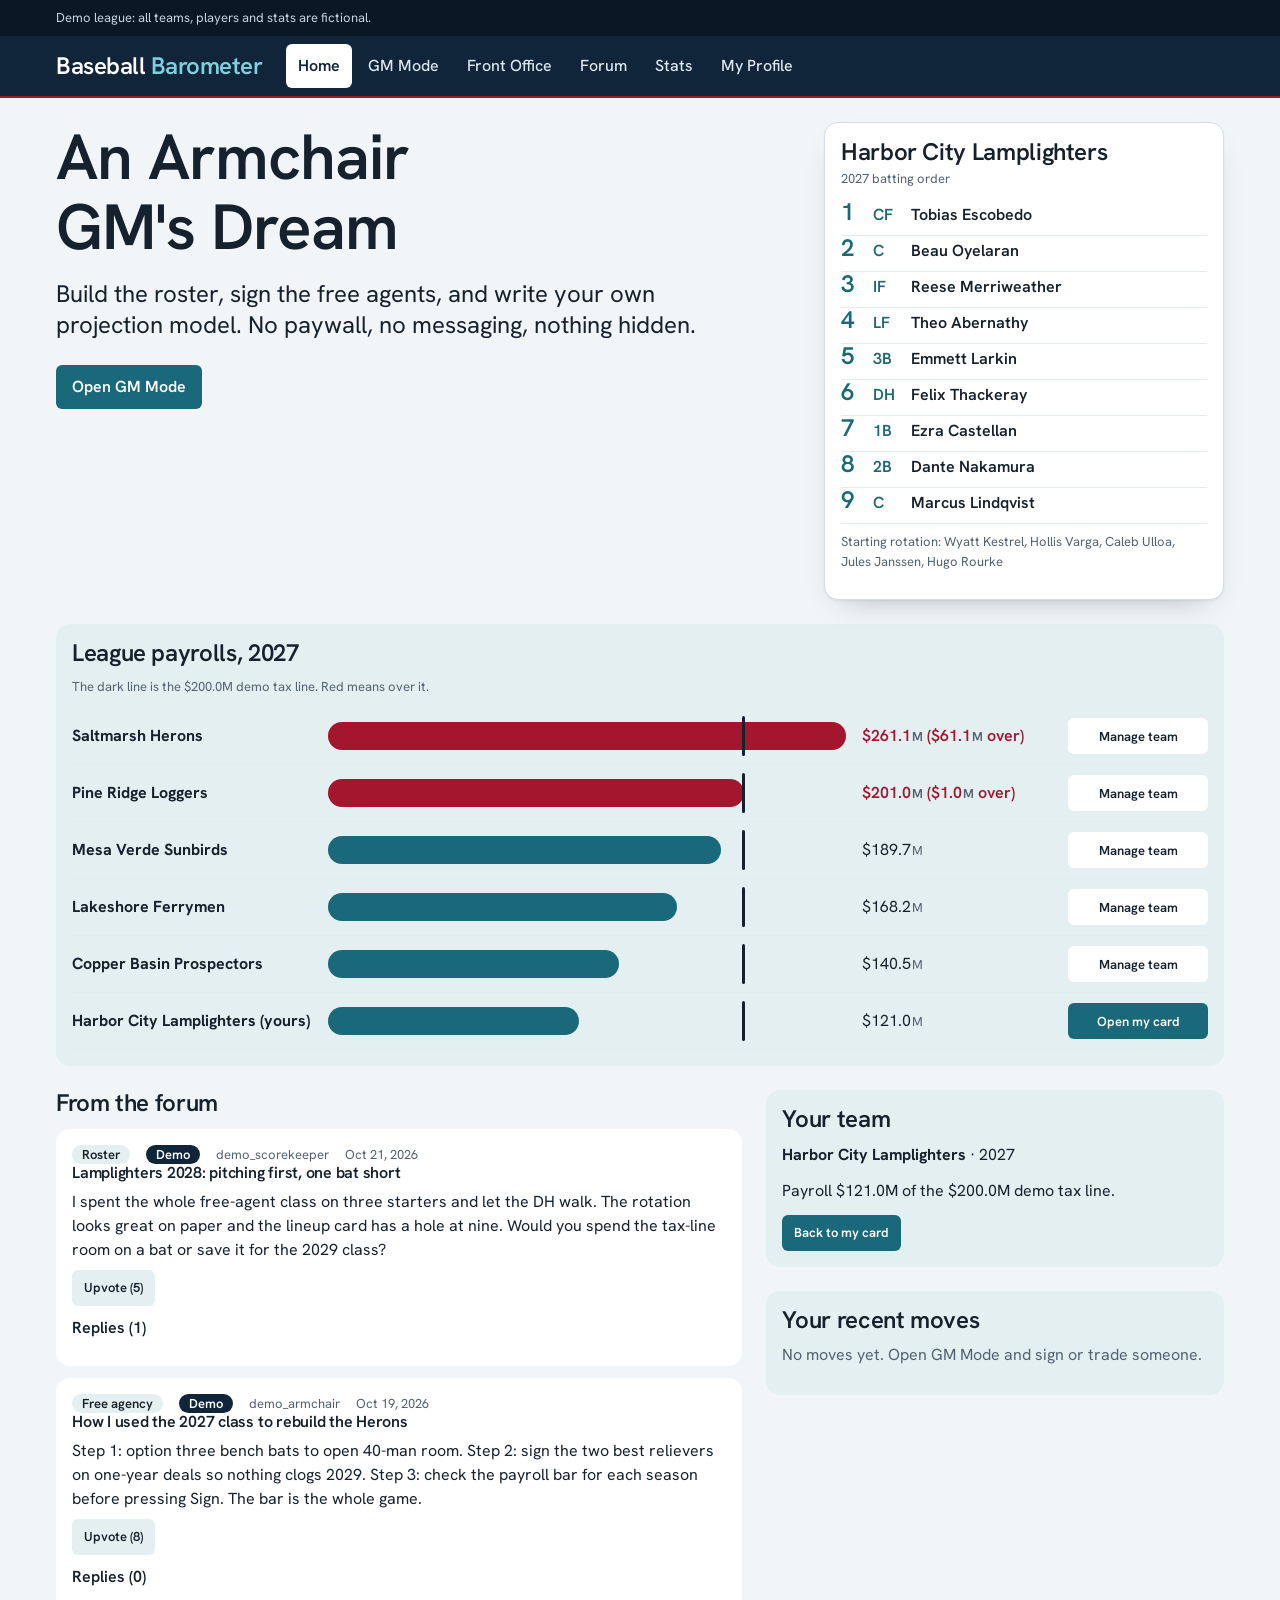
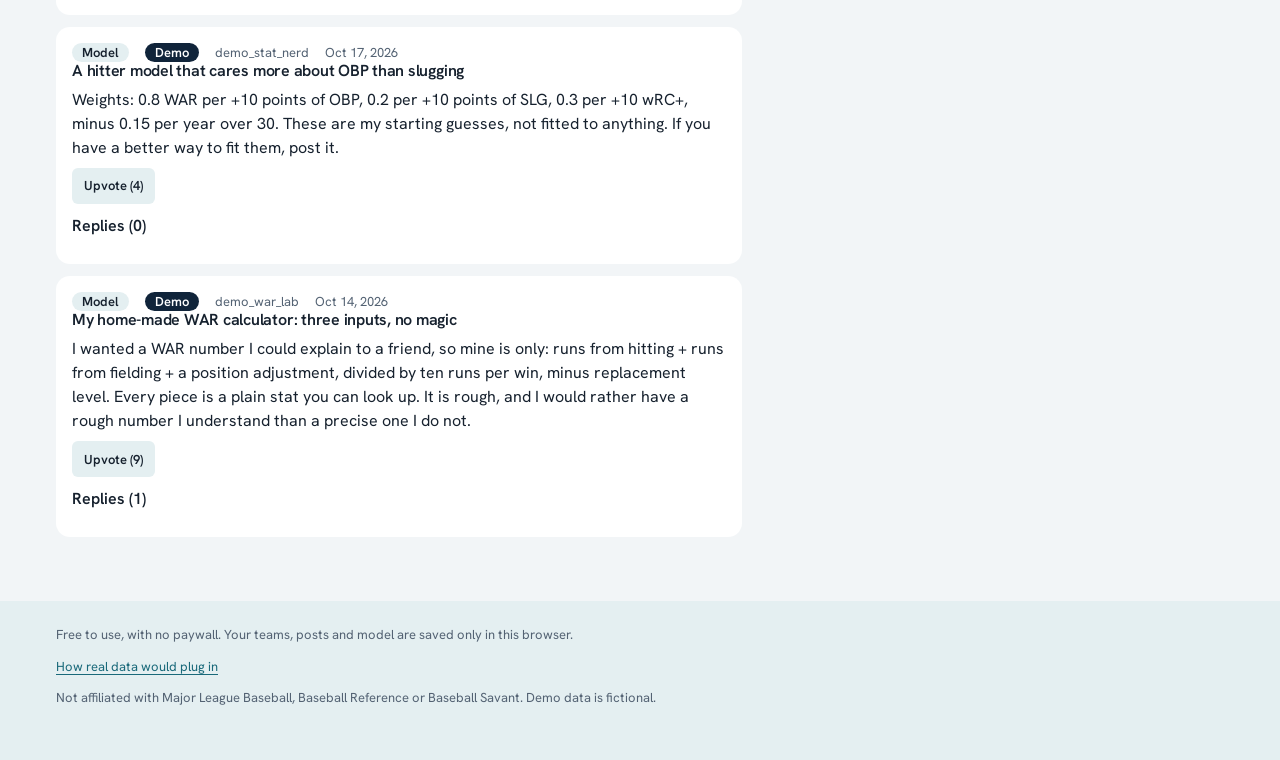
<file: index.html>
<!doctype html>
<html lang="en">
<head>
  <meta charset="utf-8">
  <meta name="viewport" content="width=device-width, initial-scale=1">
  <title>Home · Baseball Barometer</title>
  <meta name="description" content="Build MLB-style rosters, sign free agents and write your own projection model. Free, with no paywall.">
  <meta name="theme-color" content="#10243A">
  <meta property="og:title" content="Home · Baseball Barometer">
  <meta property="og:description" content="Build MLB-style rosters, sign free agents and write your own projection model. Free, with no paywall.">
  <meta property="og:type" content="website">
  <link rel="icon" href="data:image/svg+xml,%3Csvg xmlns='http://www.w3.org/2000/svg' viewBox='0 0 32 32'%3E%3Crect width='32' height='32' fill='%2310243A'/%3E%3Cpath d='M16 5 27 16 16 27 5 16Z' fill='none' stroke='white' stroke-width='3'/%3E%3C/svg%3E">
  <link rel="preconnect" href="https://fonts.googleapis.com">
  <link rel="preconnect" href="https://fonts.gstatic.com" crossorigin>
  <link href="https://fonts.googleapis.com/css2?family=Hanken+Grotesk:wght@400;500;600;700&display=swap" rel="stylesheet">
  <link rel="stylesheet" href="./styles.css">
</head>
<body>
  <header id="site-header"></header>
  <main id="main" data-page="home"><noscript><div class="wrap"><p>This site needs JavaScript to run.</p></div></noscript></main>
  <footer id="site-foot" class="site-foot"></footer>
  <script src="./data.js"></script>
  <script src="./store.js"></script>
  <script src="./app.js"></script>
</body>
</html>
</file>
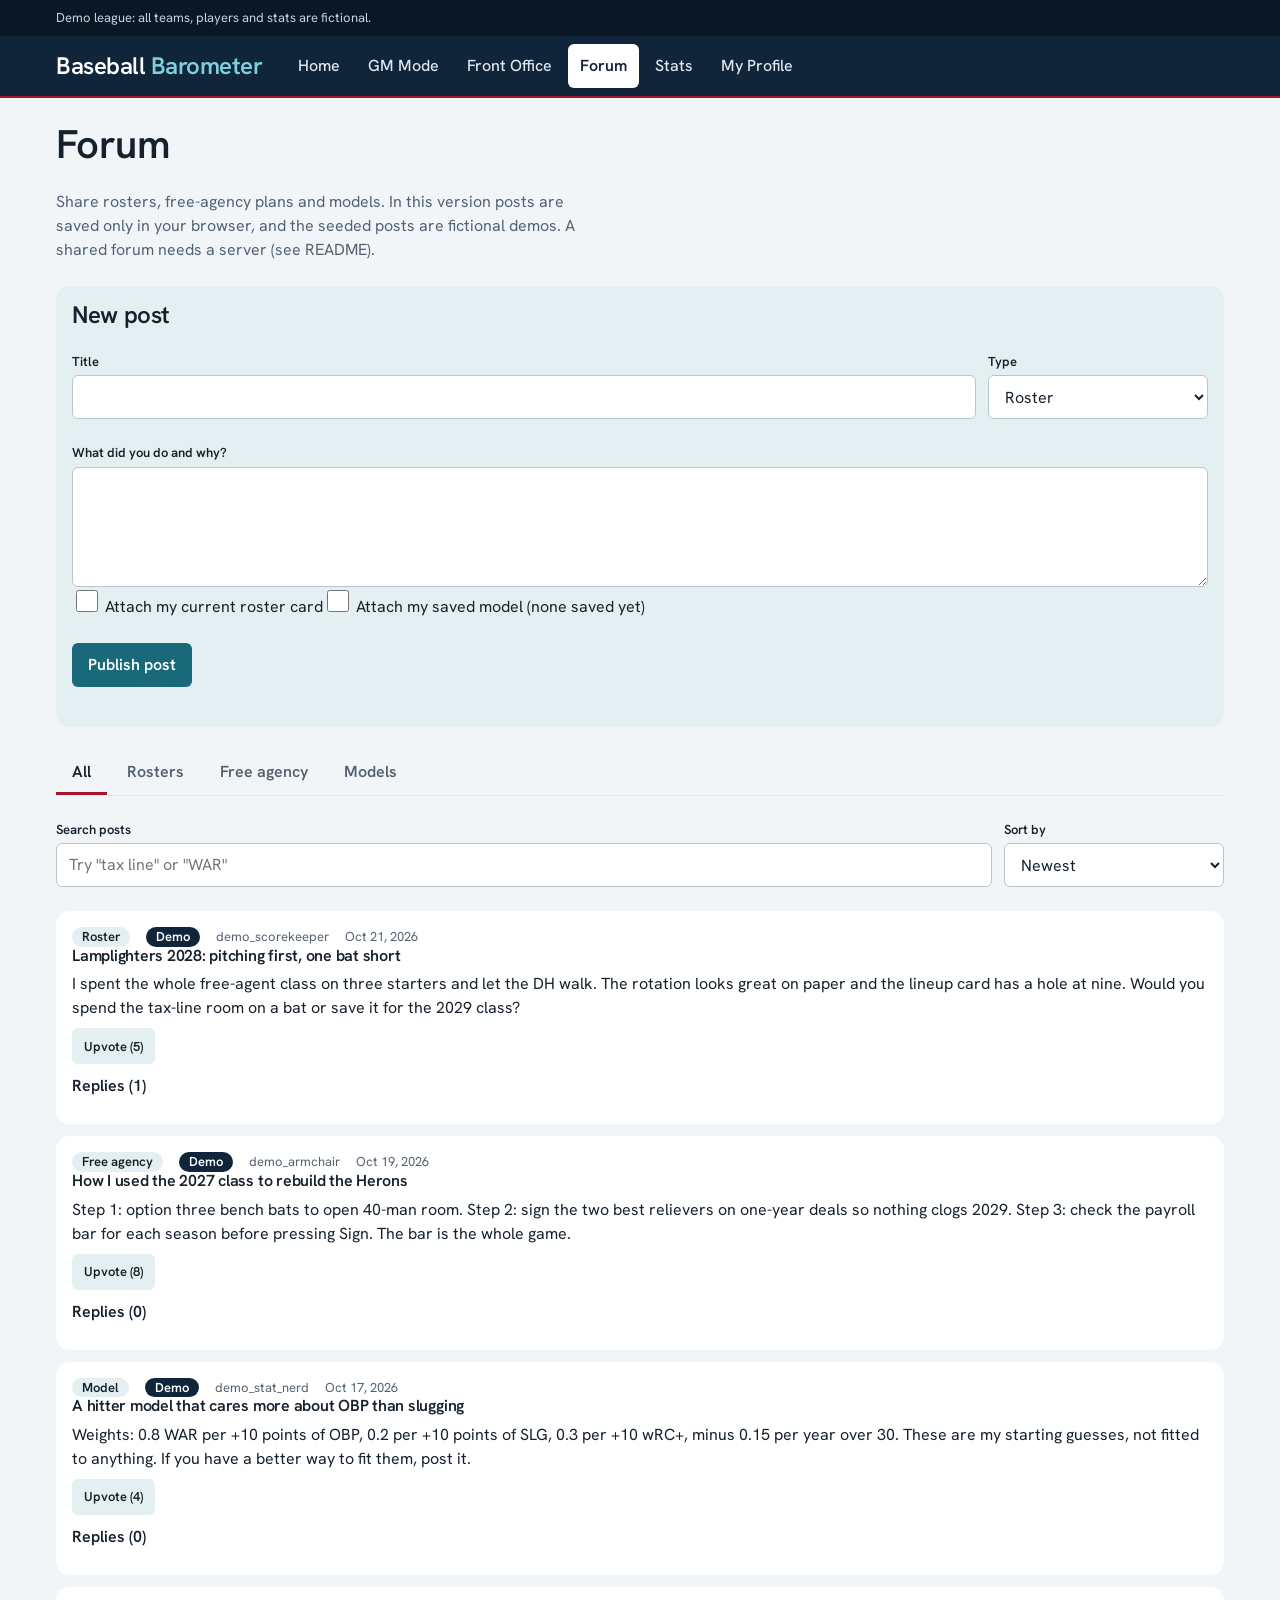
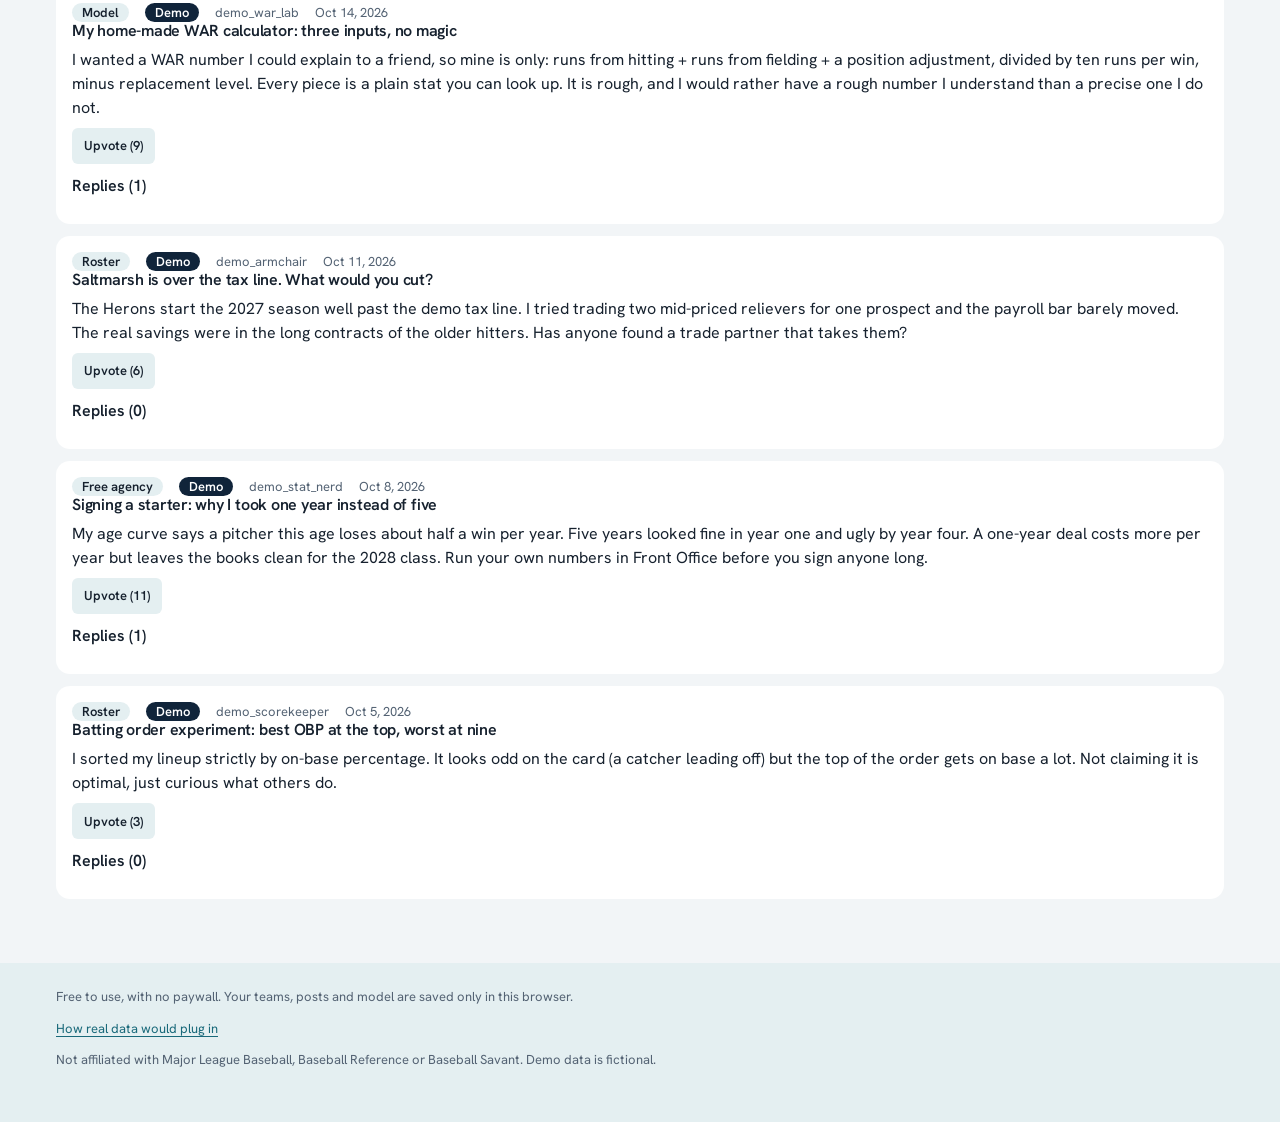
<file: forum.html>
<!doctype html>
<html lang="en">
<head>
  <meta charset="utf-8">
  <meta name="viewport" content="width=device-width, initial-scale=1">
  <title>Forum · Baseball Barometer</title>
  <meta name="description" content="Post rosters, free-agency plans and projection models.">
  <meta name="theme-color" content="#10243A">
  <meta property="og:title" content="Forum · Baseball Barometer">
  <meta property="og:description" content="Post rosters, free-agency plans and projection models.">
  <meta property="og:type" content="website">
  <link rel="icon" href="data:image/svg+xml,%3Csvg xmlns='http://www.w3.org/2000/svg' viewBox='0 0 32 32'%3E%3Crect width='32' height='32' fill='%2310243A'/%3E%3Cpath d='M16 5 27 16 16 27 5 16Z' fill='none' stroke='white' stroke-width='3'/%3E%3C/svg%3E">
  <link rel="preconnect" href="https://fonts.googleapis.com">
  <link rel="preconnect" href="https://fonts.gstatic.com" crossorigin>
  <link href="https://fonts.googleapis.com/css2?family=Hanken+Grotesk:wght@400;500;600;700&display=swap" rel="stylesheet">
  <link rel="stylesheet" href="./styles.css">
</head>
<body>
  <header id="site-header"></header>
  <main id="main" data-page="forum"><noscript><div class="wrap"><p>This site needs JavaScript to run.</p></div></noscript></main>
  <footer id="site-foot" class="site-foot"></footer>
  <script src="./data.js"></script>
  <script src="./store.js"></script>
  <script src="./app.js"></script>
</body>
</html>
</file>
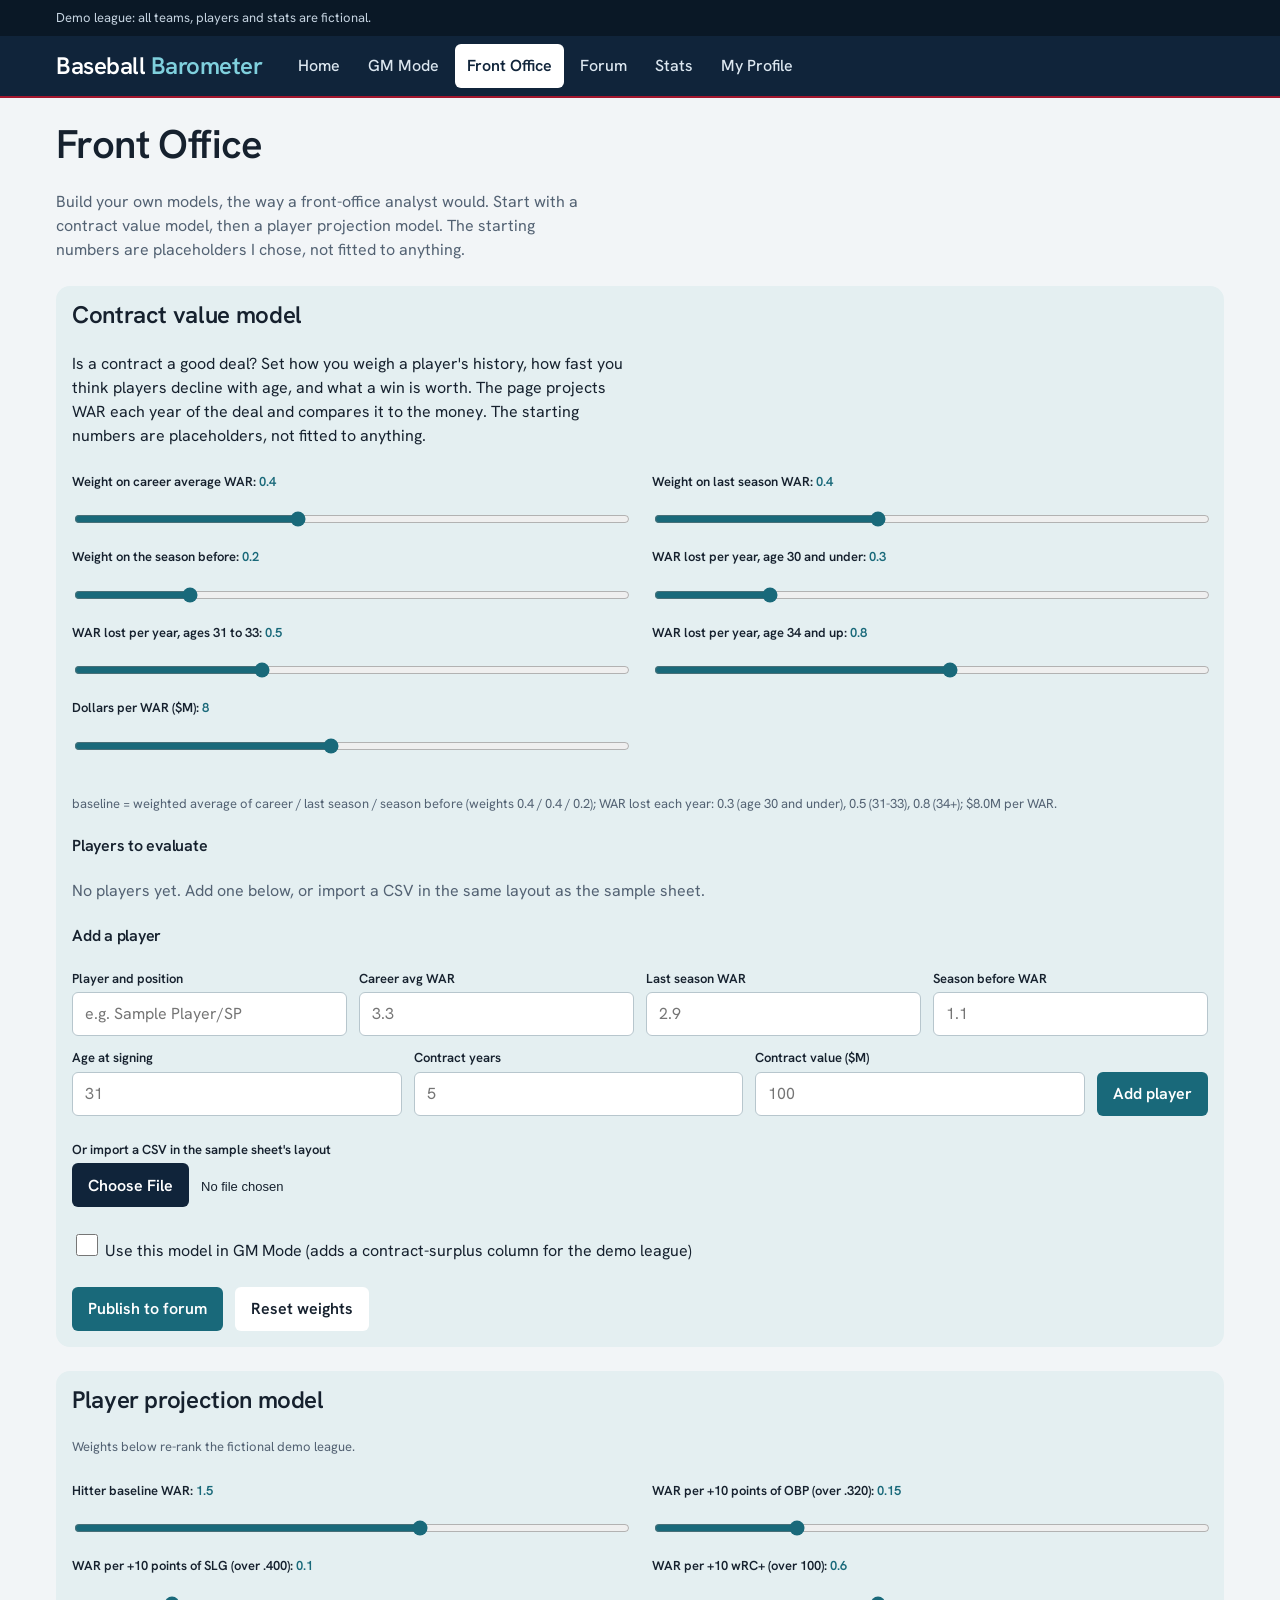
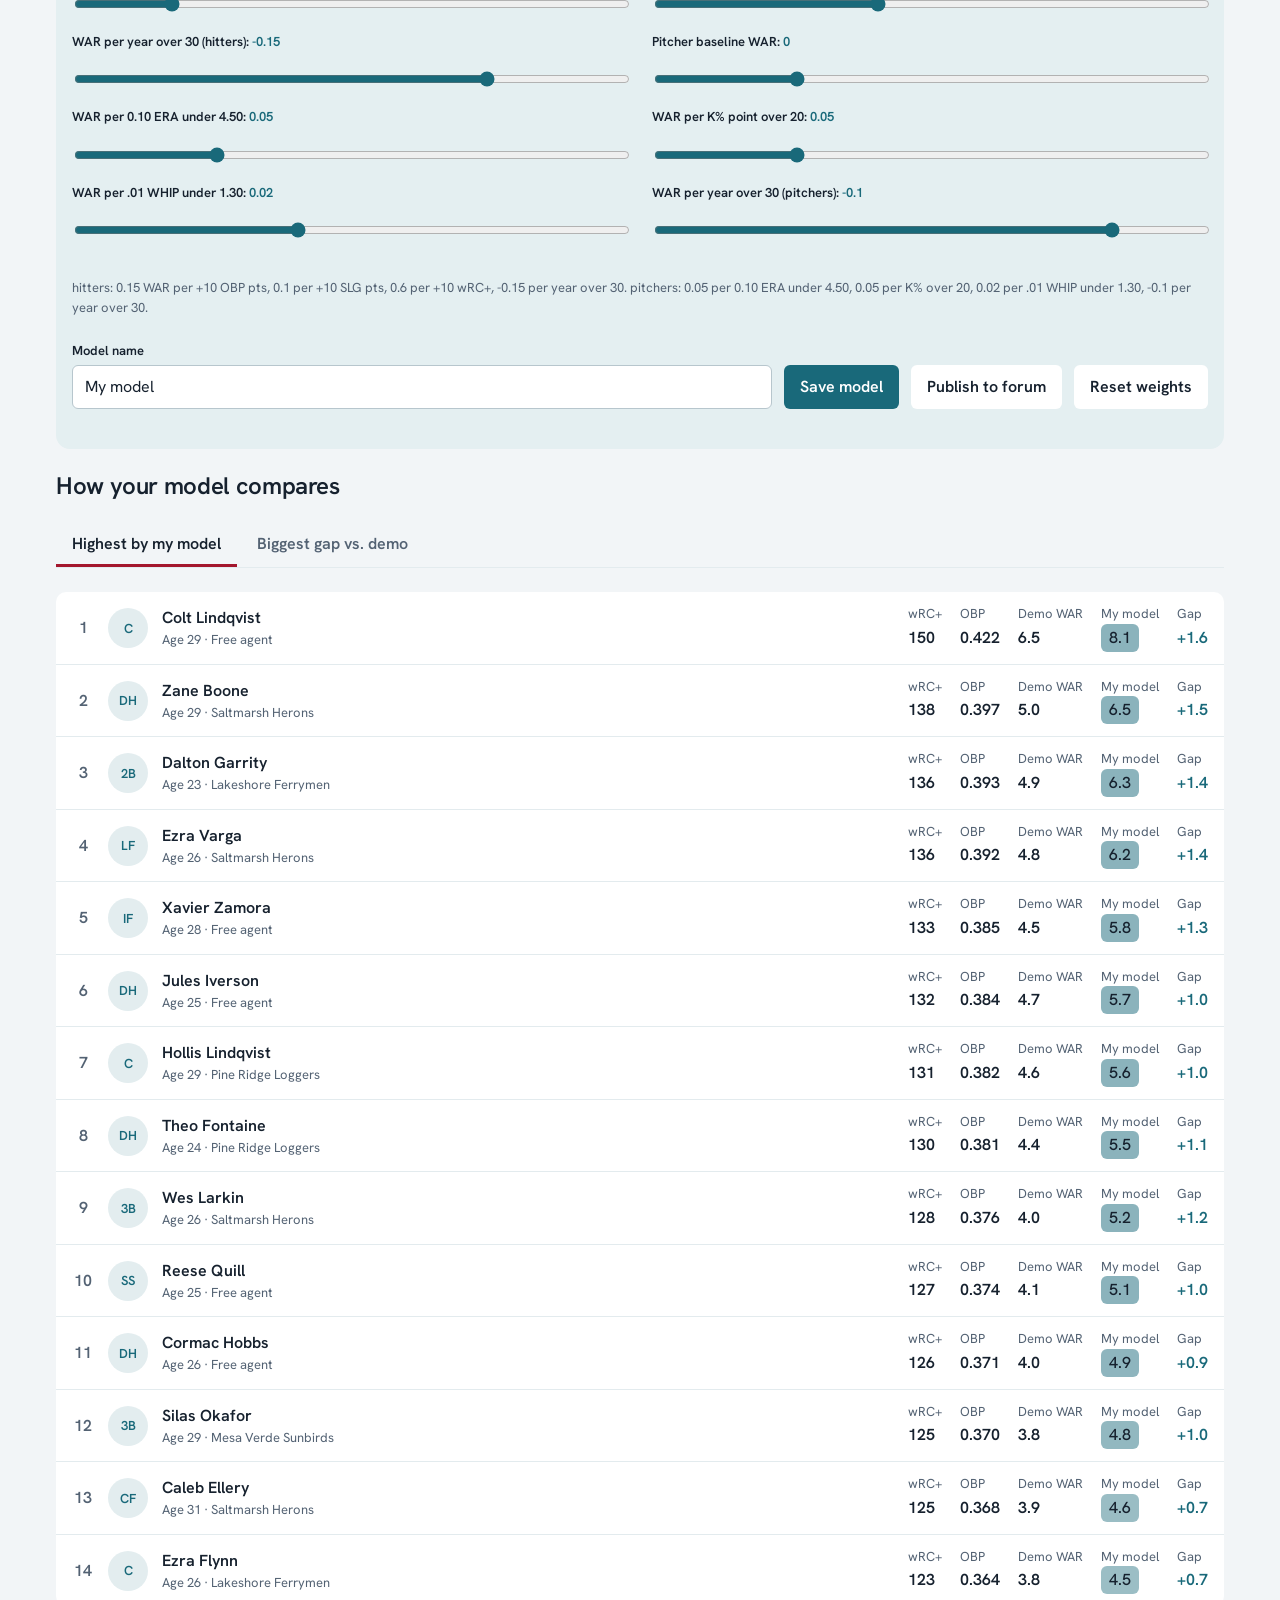
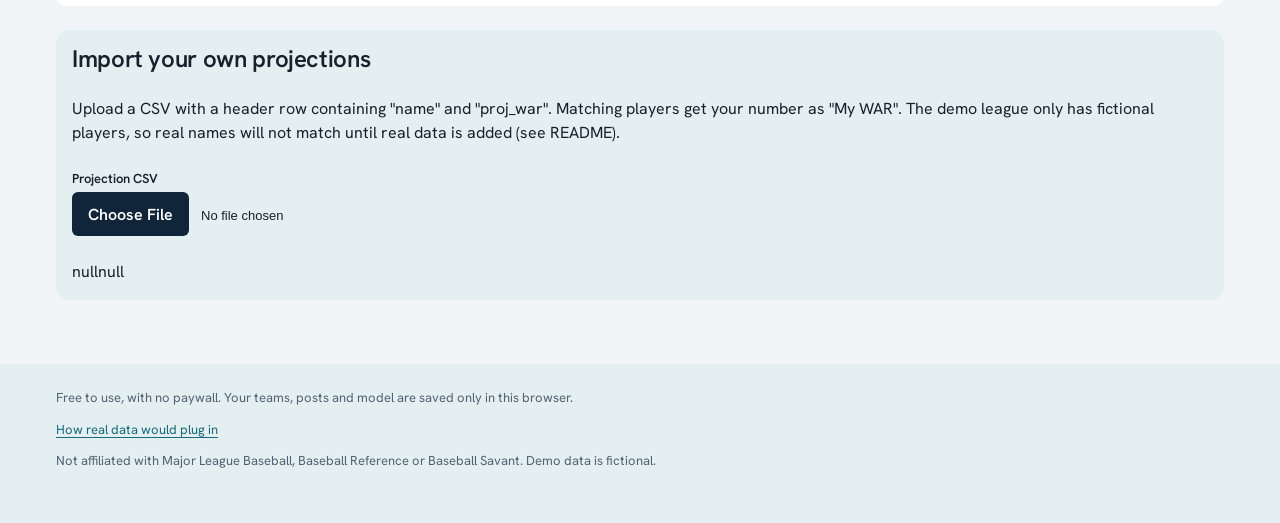
<file: front-office.html>
<!doctype html>
<html lang="en">
<head>
  <meta charset="utf-8">
  <meta name="viewport" content="width=device-width, initial-scale=1">
  <title>Front Office · Baseball Barometer</title>
  <meta name="description" content="Build your own player projection model and import projections from a CSV.">
  <meta name="theme-color" content="#10243A">
  <meta property="og:title" content="Front Office · Baseball Barometer">
  <meta property="og:description" content="Build your own player projection model and import projections from a CSV.">
  <meta property="og:type" content="website">
  <link rel="icon" href="data:image/svg+xml,%3Csvg xmlns='http://www.w3.org/2000/svg' viewBox='0 0 32 32'%3E%3Crect width='32' height='32' fill='%2310243A'/%3E%3Cpath d='M16 5 27 16 16 27 5 16Z' fill='none' stroke='white' stroke-width='3'/%3E%3C/svg%3E">
  <link rel="preconnect" href="https://fonts.googleapis.com">
  <link rel="preconnect" href="https://fonts.gstatic.com" crossorigin>
  <link href="https://fonts.googleapis.com/css2?family=Hanken+Grotesk:wght@400;500;600;700&display=swap" rel="stylesheet">
  <link rel="stylesheet" href="./styles.css">
</head>
<body>
  <header id="site-header"></header>
  <main id="main" data-page="fo"><noscript><div class="wrap"><p>This site needs JavaScript to run.</p></div></noscript></main>
  <footer id="site-foot" class="site-foot"></footer>
  <script src="./data.js"></script>
  <script src="./store.js"></script>
  <script src="./app.js"></script>
</body>
</html>
</file>
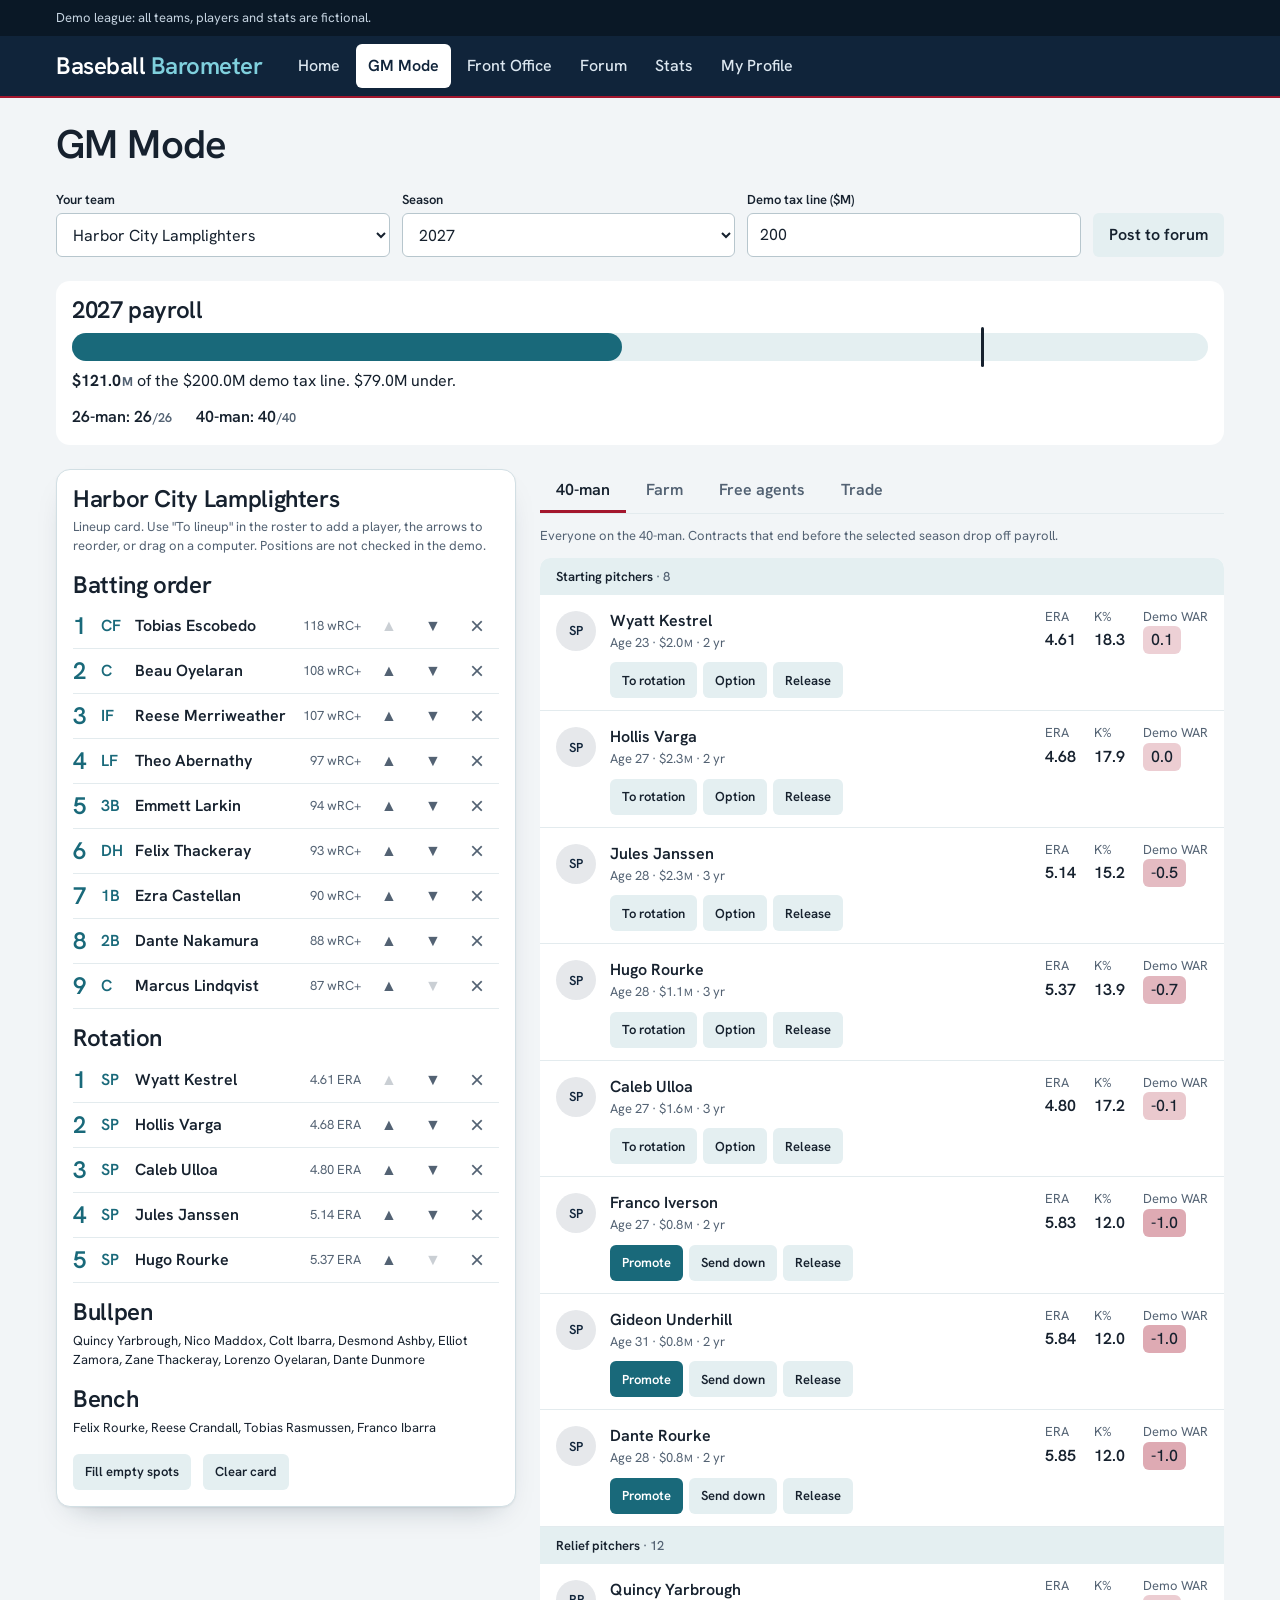
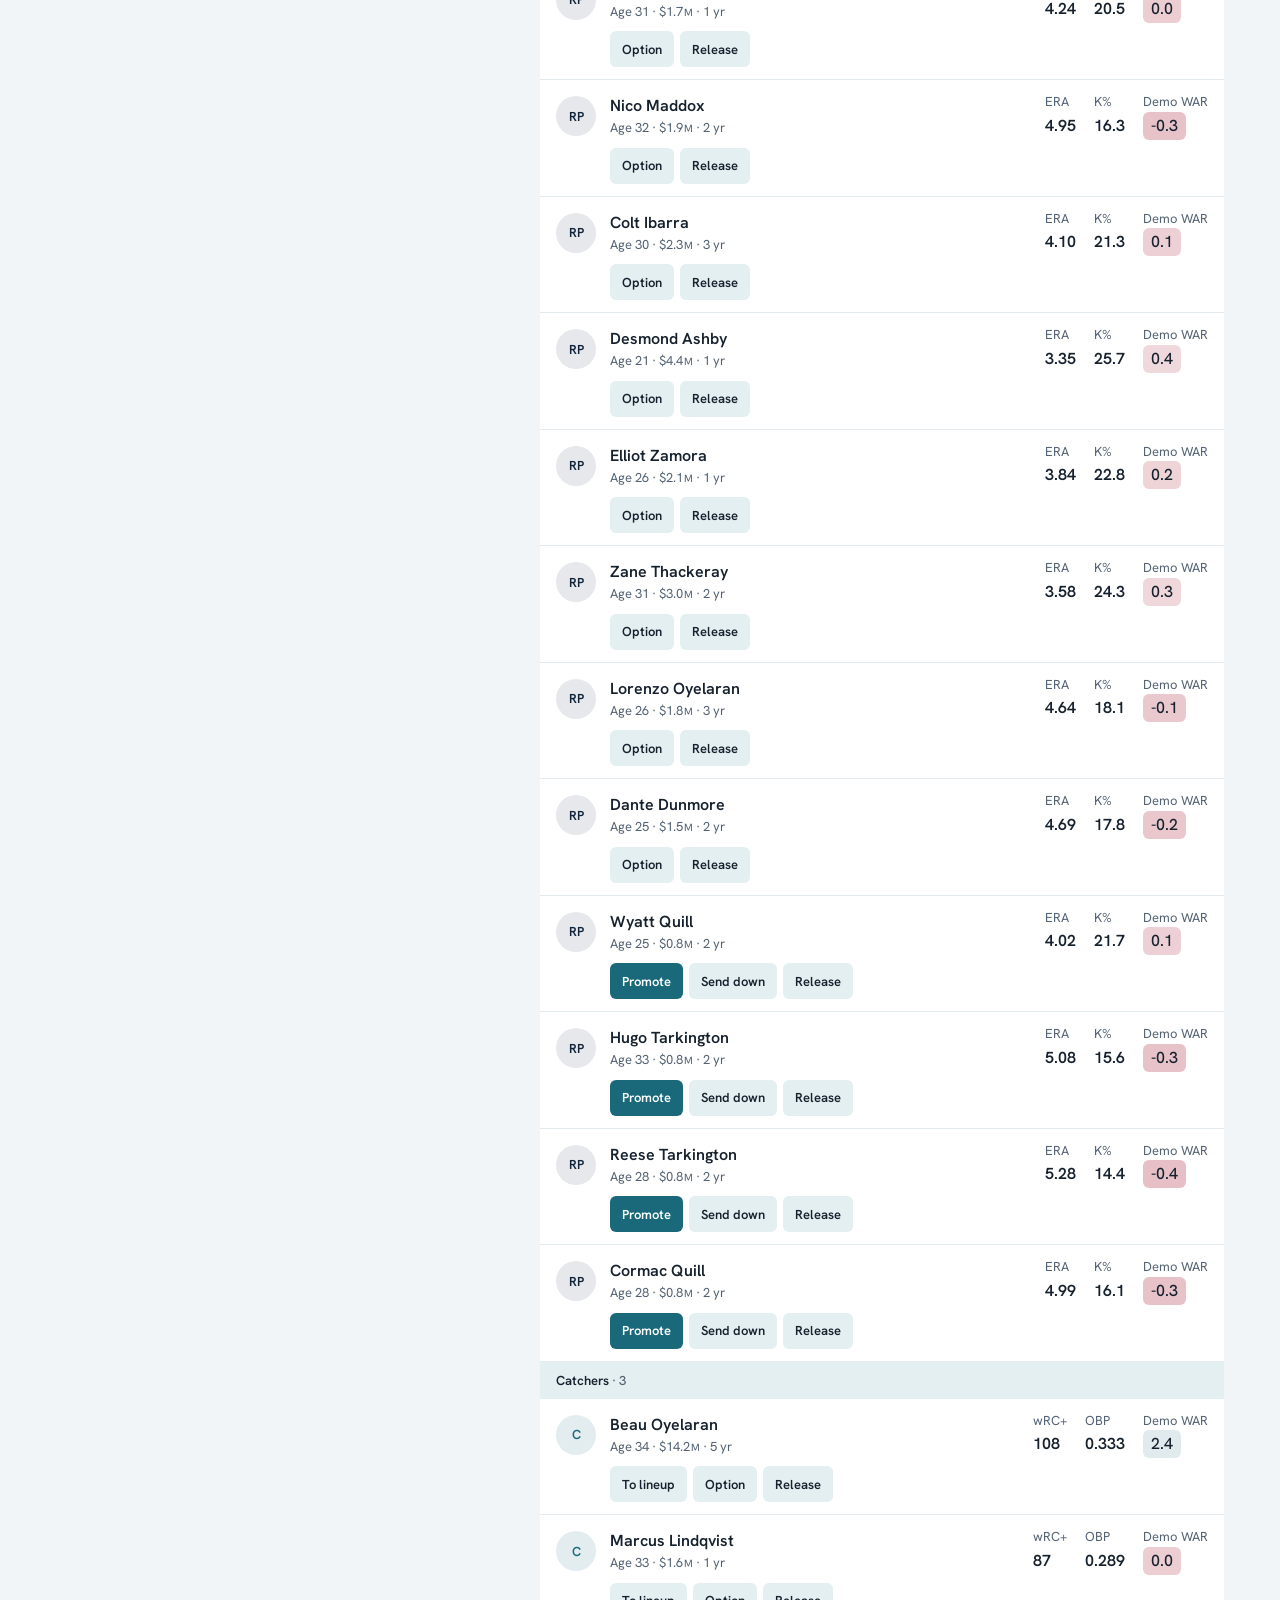
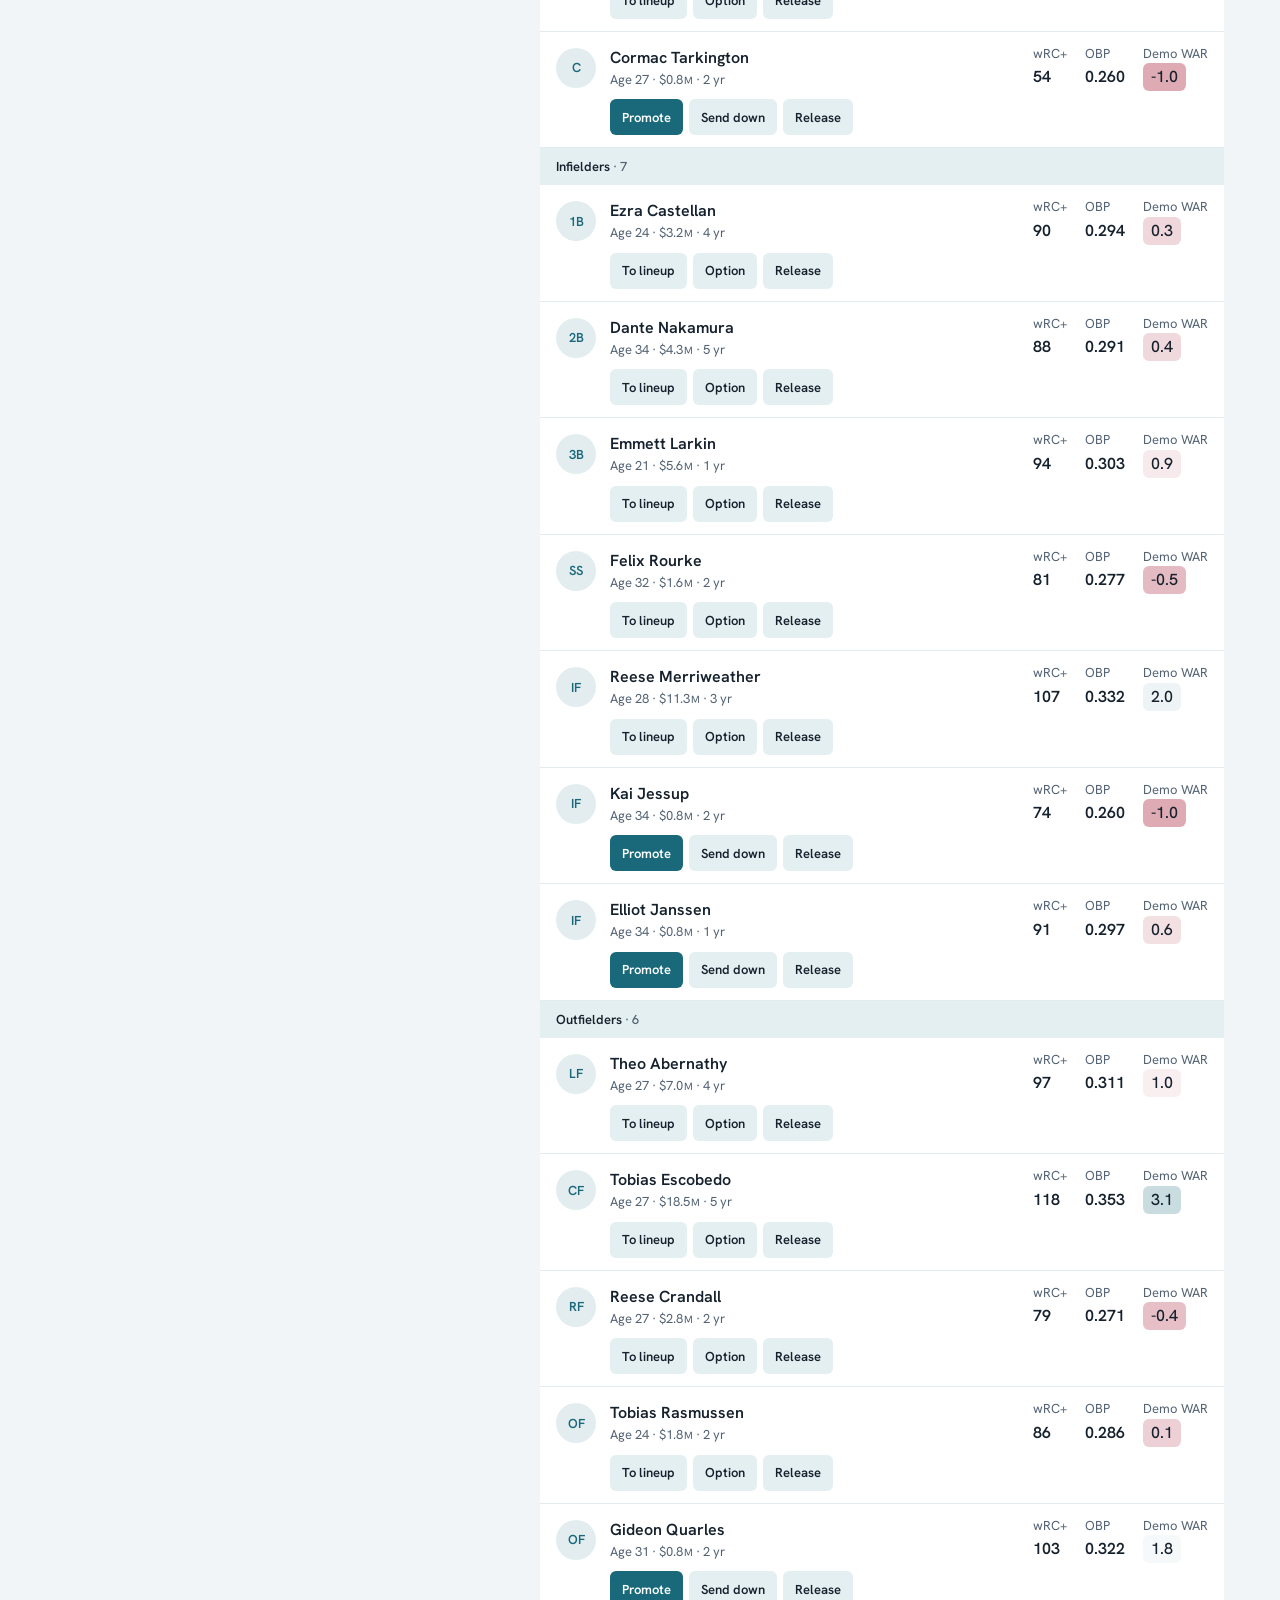
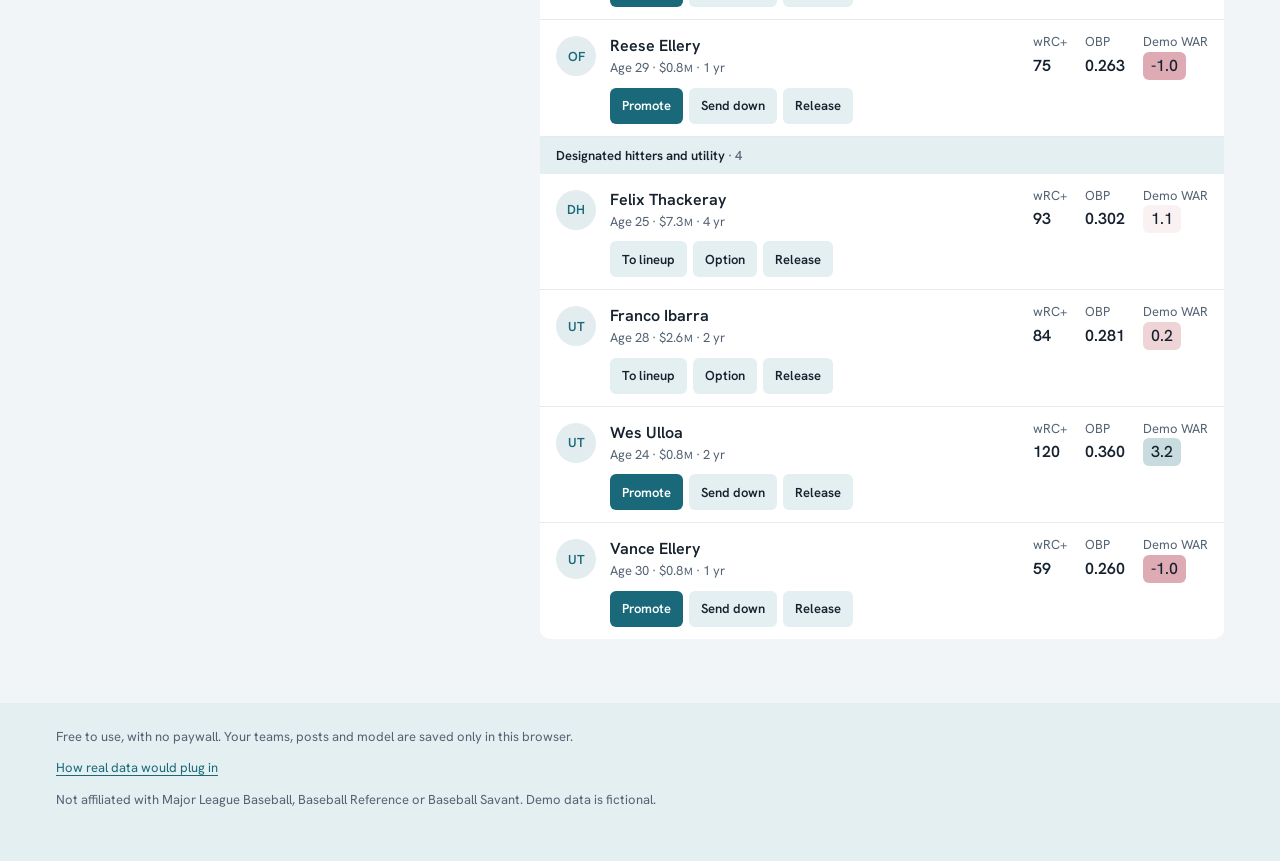
<file: gm.html>
<!doctype html>
<html lang="en">
<head>
  <meta charset="utf-8">
  <meta name="viewport" content="width=device-width, initial-scale=1">
  <title>GM Mode · Baseball Barometer</title>
  <meta name="description" content="Pick a team, fill out the lineup card, sign free agents and make trades across several seasons.">
  <meta name="theme-color" content="#10243A">
  <meta property="og:title" content="GM Mode · Baseball Barometer">
  <meta property="og:description" content="Pick a team, fill out the lineup card, sign free agents and make trades across several seasons.">
  <meta property="og:type" content="website">
  <link rel="icon" href="data:image/svg+xml,%3Csvg xmlns='http://www.w3.org/2000/svg' viewBox='0 0 32 32'%3E%3Crect width='32' height='32' fill='%2310243A'/%3E%3Cpath d='M16 5 27 16 16 27 5 16Z' fill='none' stroke='white' stroke-width='3'/%3E%3C/svg%3E">
  <link rel="preconnect" href="https://fonts.googleapis.com">
  <link rel="preconnect" href="https://fonts.gstatic.com" crossorigin>
  <link href="https://fonts.googleapis.com/css2?family=Hanken+Grotesk:wght@400;500;600;700&display=swap" rel="stylesheet">
  <link rel="stylesheet" href="./styles.css">
</head>
<body>
  <header id="site-header"></header>
  <main id="main" data-page="gm"><noscript><div class="wrap"><p>This site needs JavaScript to run.</p></div></noscript></main>
  <footer id="site-foot" class="site-foot"></footer>
  <script src="./data.js"></script>
  <script src="./store.js"></script>
  <script src="./app.js"></script>
</body>
</html>
</file>
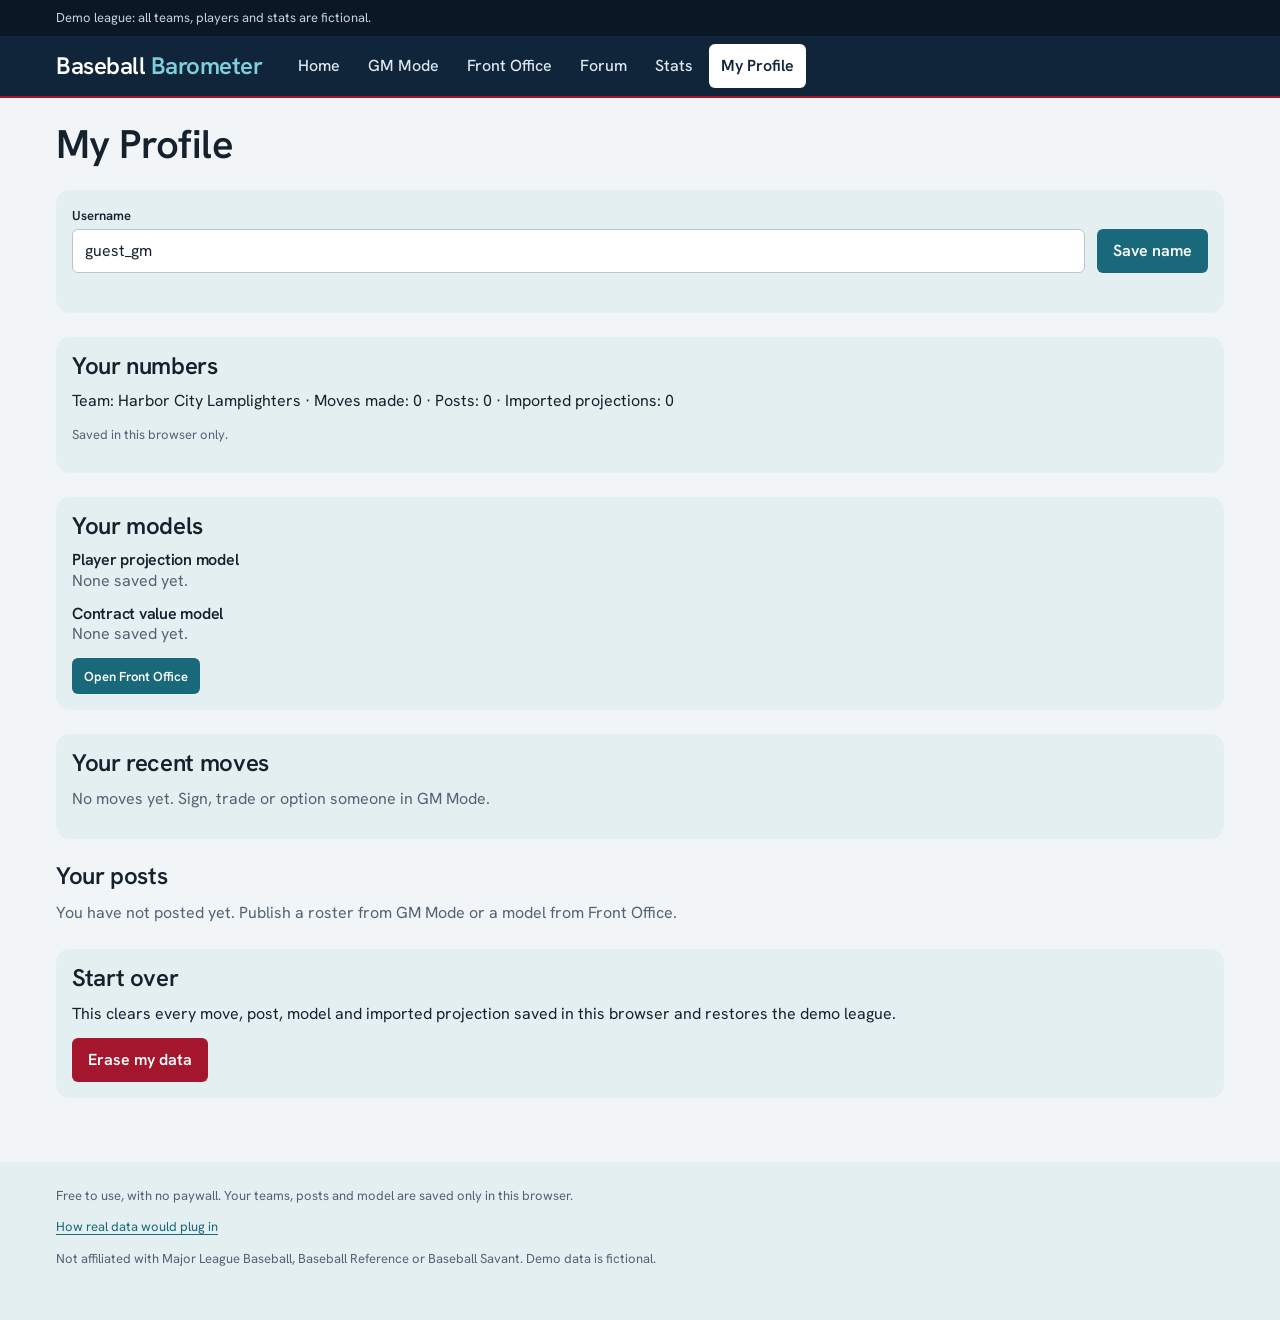
<file: profile.html>
<!doctype html>
<html lang="en">
<head>
  <meta charset="utf-8">
  <meta name="viewport" content="width=device-width, initial-scale=1">
  <title>My Profile · Baseball Barometer</title>
  <meta name="description" content="Your name, moves and posts, saved in this browser.">
  <meta name="theme-color" content="#10243A">
  <meta property="og:title" content="My Profile · Baseball Barometer">
  <meta property="og:description" content="Your name, moves and posts, saved in this browser.">
  <meta property="og:type" content="website">
  <link rel="icon" href="data:image/svg+xml,%3Csvg xmlns='http://www.w3.org/2000/svg' viewBox='0 0 32 32'%3E%3Crect width='32' height='32' fill='%2310243A'/%3E%3Cpath d='M16 5 27 16 16 27 5 16Z' fill='none' stroke='white' stroke-width='3'/%3E%3C/svg%3E">
  <link rel="preconnect" href="https://fonts.googleapis.com">
  <link rel="preconnect" href="https://fonts.gstatic.com" crossorigin>
  <link href="https://fonts.googleapis.com/css2?family=Hanken+Grotesk:wght@400;500;600;700&display=swap" rel="stylesheet">
  <link rel="stylesheet" href="./styles.css">
</head>
<body>
  <header id="site-header"></header>
  <main id="main" data-page="profile"><noscript><div class="wrap"><p>This site needs JavaScript to run.</p></div></noscript></main>
  <footer id="site-foot" class="site-foot"></footer>
  <script src="./data.js"></script>
  <script src="./store.js"></script>
  <script src="./app.js"></script>
</body>
</html>
</file>
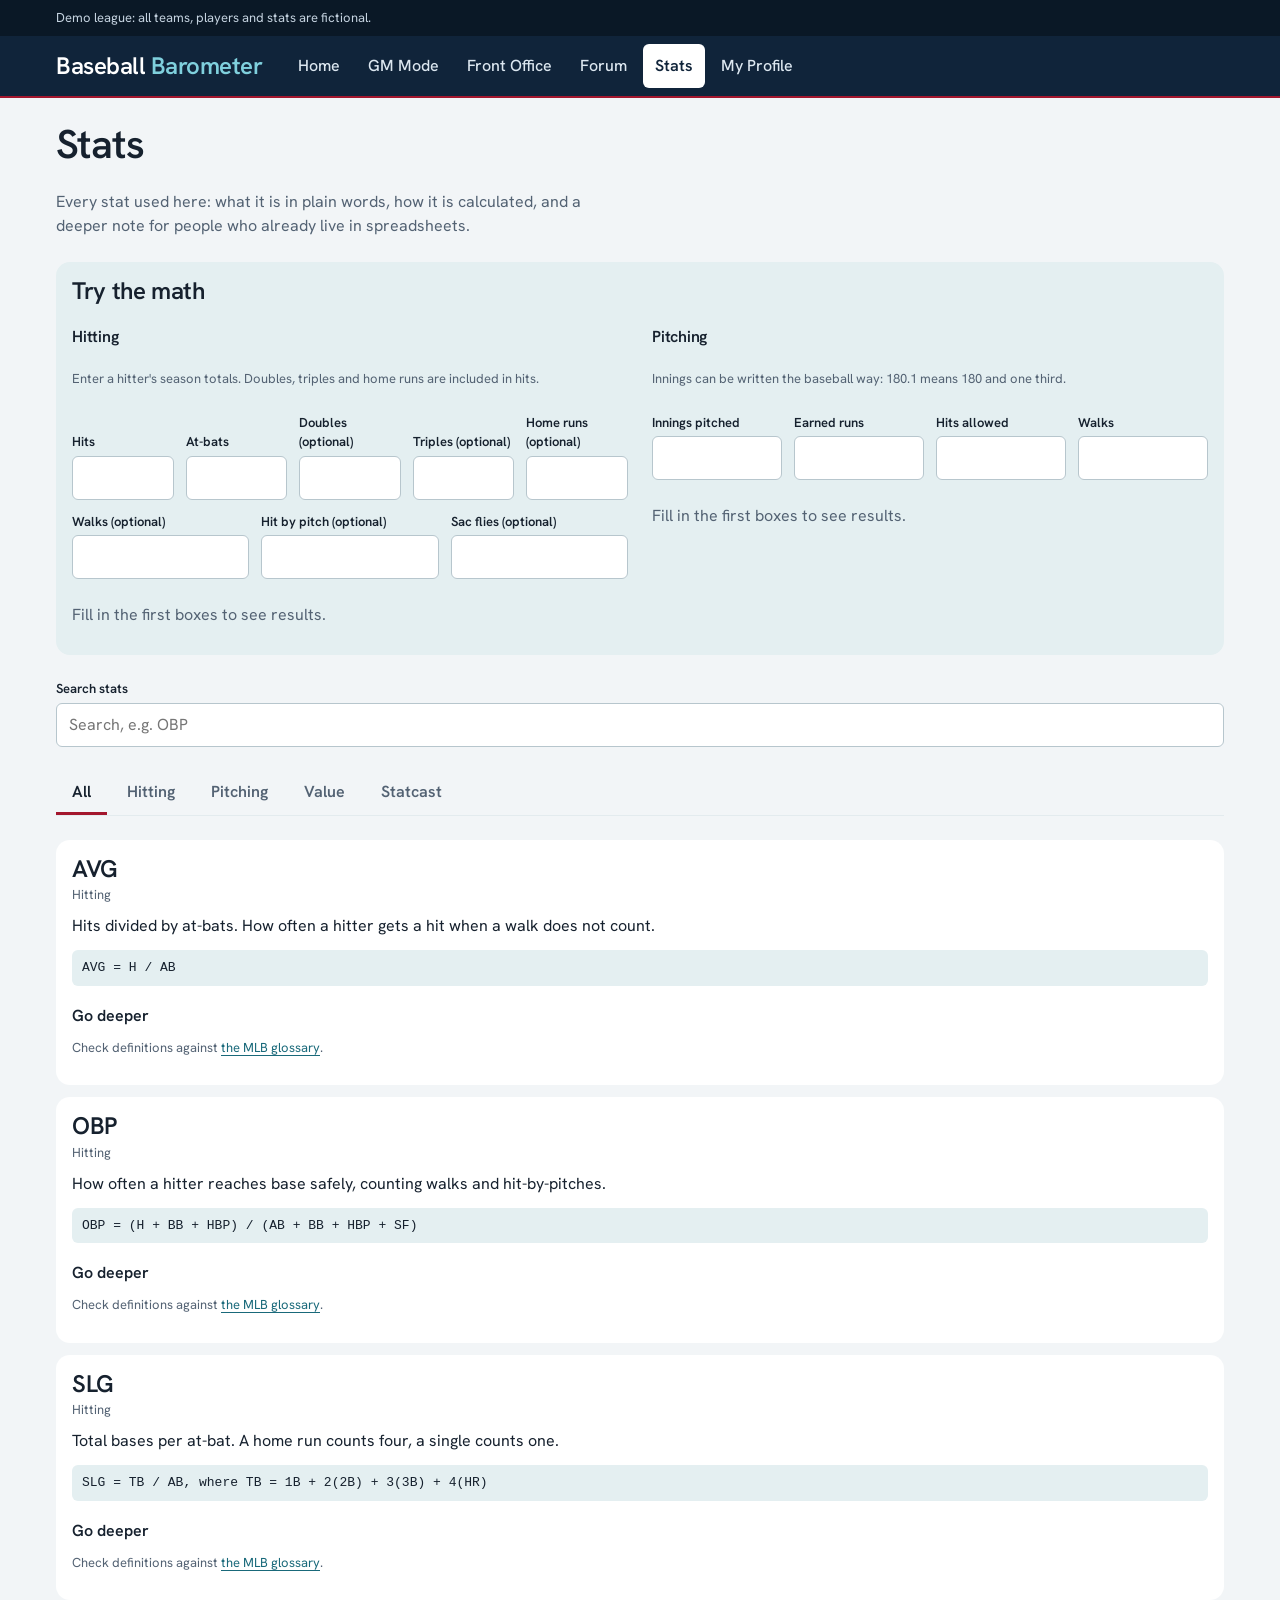
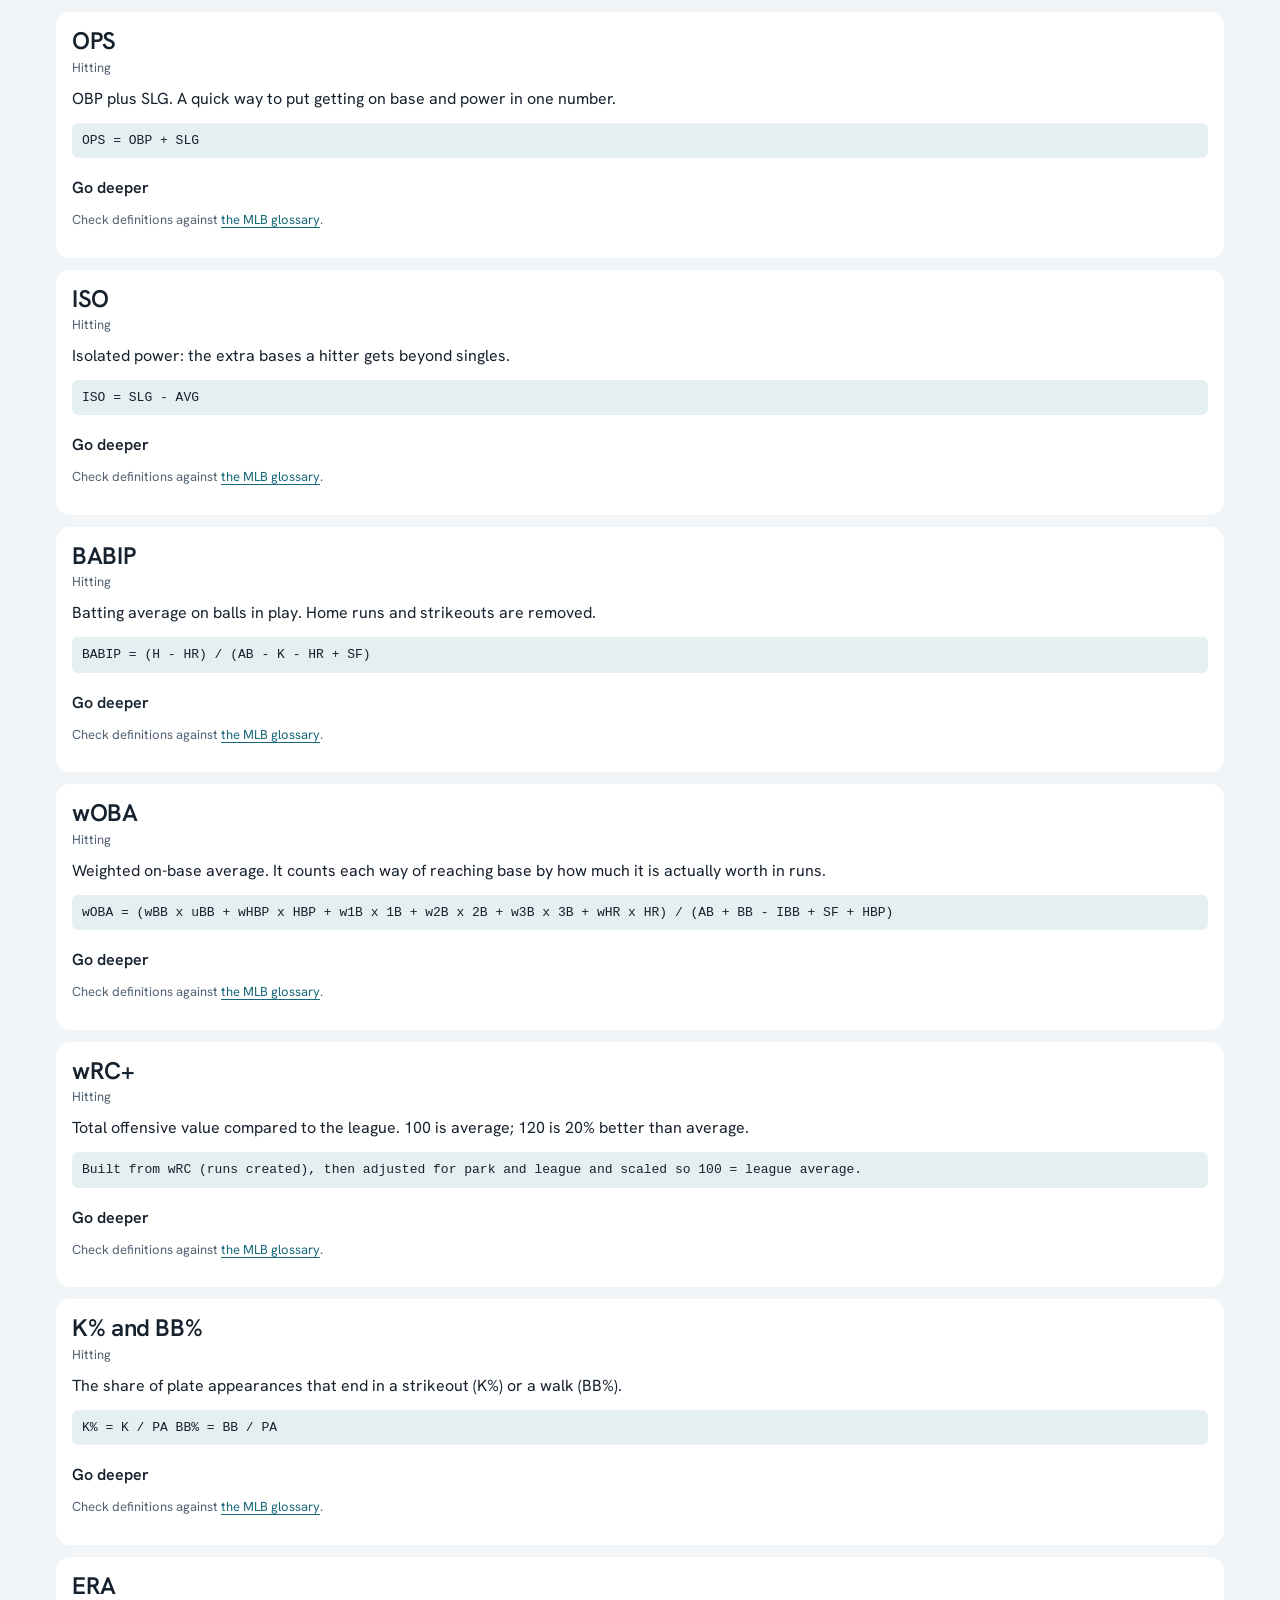
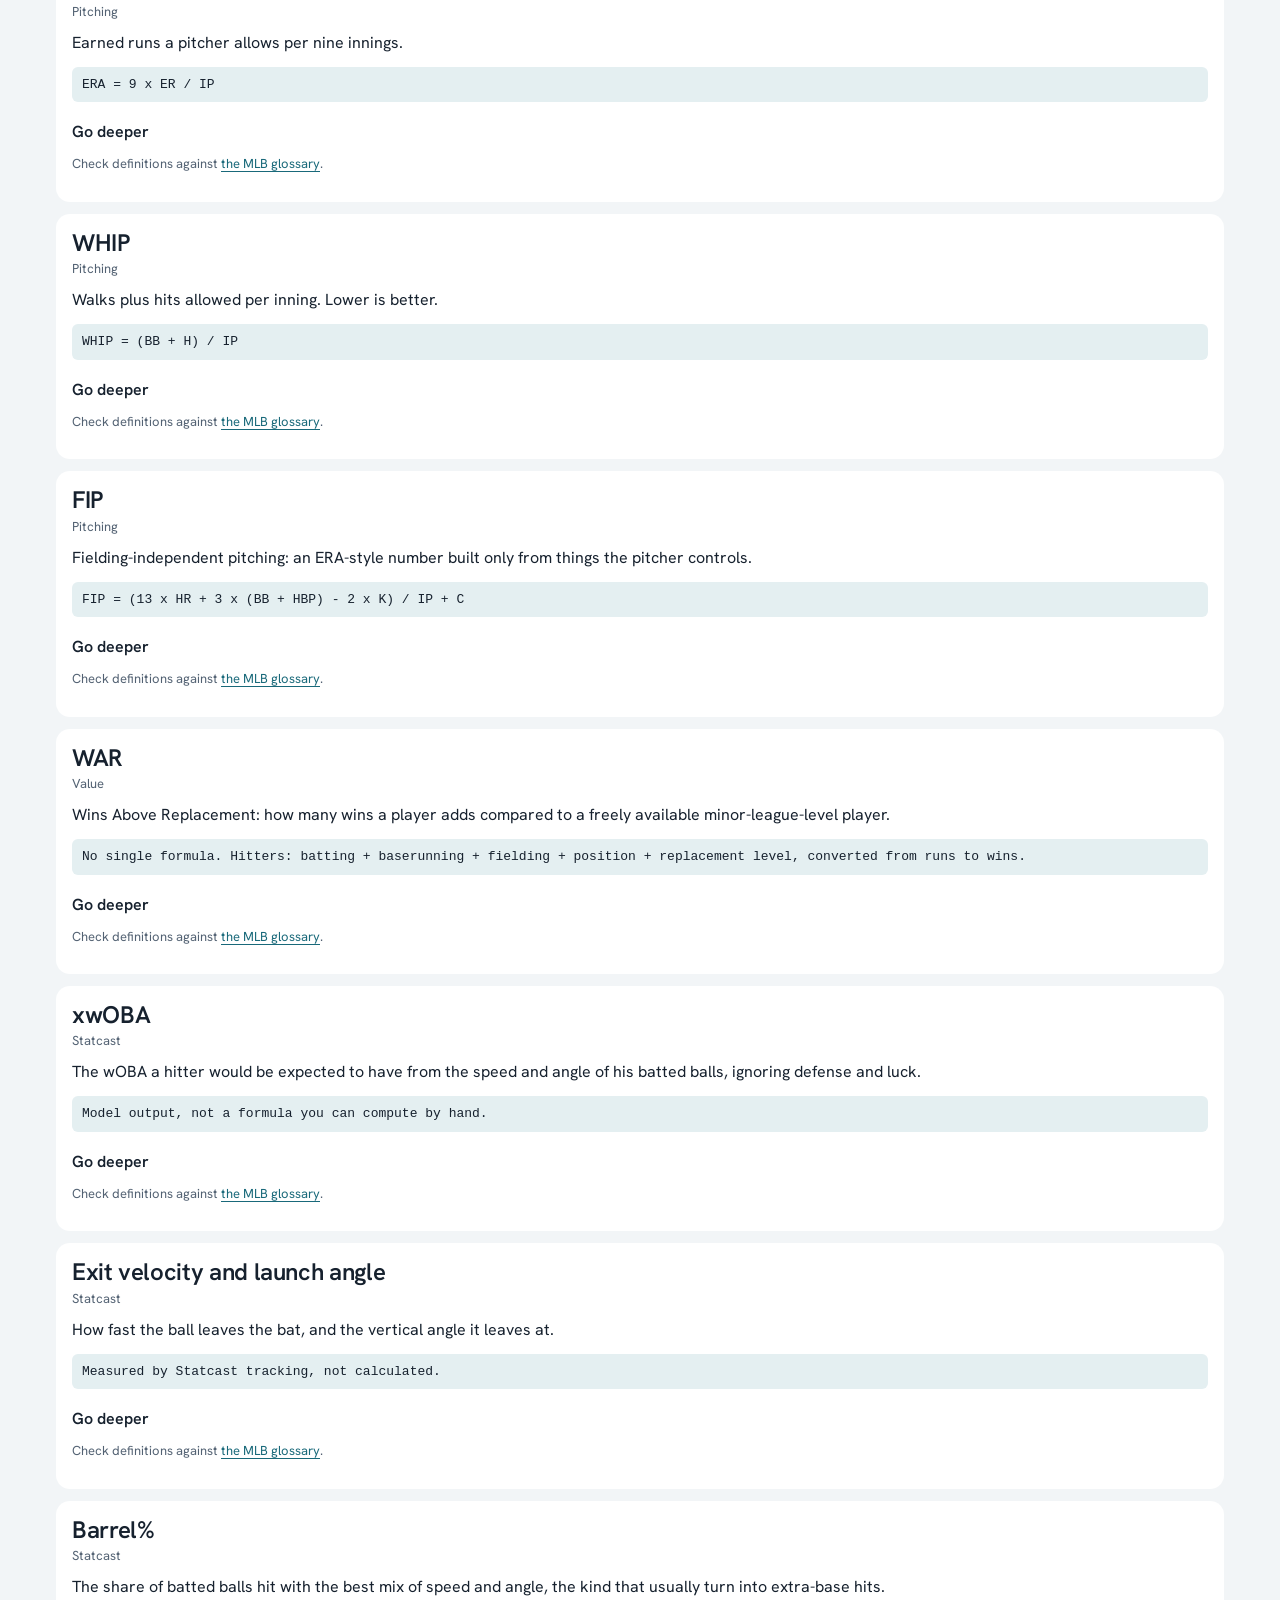
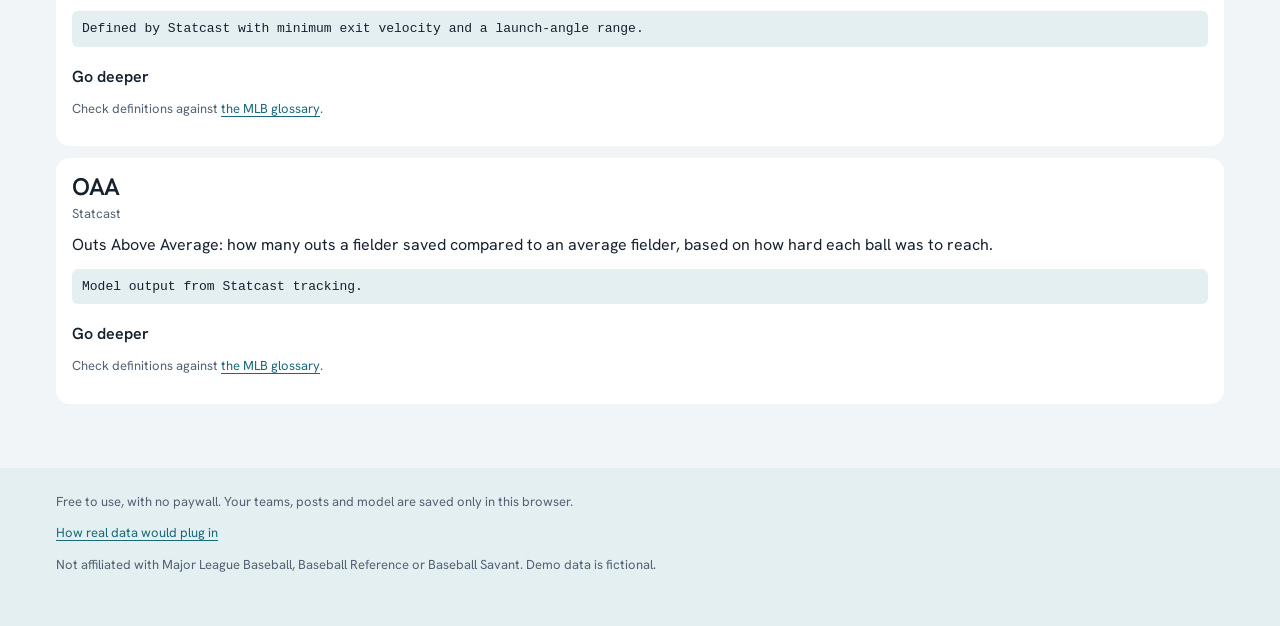
<file: stats.html>
<!doctype html>
<html lang="en">
<head>
  <meta charset="utf-8">
  <meta name="viewport" content="width=device-width, initial-scale=1">
  <title>Stats · Baseball Barometer</title>
  <meta name="description" content="Every baseball stat explained in plain words, with the formula and a deeper note.">
  <meta name="theme-color" content="#10243A">
  <meta property="og:title" content="Stats · Baseball Barometer">
  <meta property="og:description" content="Every baseball stat explained in plain words, with the formula and a deeper note.">
  <meta property="og:type" content="website">
  <link rel="icon" href="data:image/svg+xml,%3Csvg xmlns='http://www.w3.org/2000/svg' viewBox='0 0 32 32'%3E%3Crect width='32' height='32' fill='%2310243A'/%3E%3Cpath d='M16 5 27 16 16 27 5 16Z' fill='none' stroke='white' stroke-width='3'/%3E%3C/svg%3E">
  <link rel="preconnect" href="https://fonts.googleapis.com">
  <link rel="preconnect" href="https://fonts.gstatic.com" crossorigin>
  <link href="https://fonts.googleapis.com/css2?family=Hanken+Grotesk:wght@400;500;600;700&display=swap" rel="stylesheet">
  <link rel="stylesheet" href="./styles.css">
</head>
<body>
  <header id="site-header"></header>
  <main id="main" data-page="stats"><noscript><div class="wrap"><p>This site needs JavaScript to run.</p></div></noscript></main>
  <footer id="site-foot" class="site-foot"></footer>
  <script src="./data.js"></script>
  <script src="./store.js"></script>
  <script src="./app.js"></script>
</body>
</html>
</file>
<file: styles.css>
/* ---------- Tokens ---------- */
:root {
  --ground: #F2F5F7;   /* page: cool paper */
  --ink: #16212E;      /* text: slate ink */
  --accent: #19697A;   /* teal: actions, links, selected states, "good" data */
  --accent-dark: #124F5D;
  --surface: #FFFFFF;  /* tables, the lineup card */
  --muted: #536273;    /* secondary text */
  --signal: #A3162D;   /* crimson: identity rules, over the tax line, errors, "bad" data */
  --tone: #E4EFF1;     /* light aqua: panels separate by tone, not by outlines */
  --tone-strong: #D3E5E9; /* table header row */
  --zebra: #F1F7F8;
  --navy: #10243A;     /* header chrome */
  --navy-deep: #0A1826;

  /* one family throughout; weights do the work. Numbers stay aligned with tabular figures. */
  --font-display: 'Hanken Grotesk', system-ui, sans-serif;
  --font-body: 'Hanken Grotesk', system-ui, sans-serif;
  --font-data: 'Hanken Grotesk', system-ui, sans-serif;
  --line: #E3EBEE;     /* soft row dividers */
  --r-sm: 6px; --r: 10px; --r-lg: 14px;

  /* five type sizes, far apart on purpose */
  --t1: 13px; --t2: 16px; --t3: 24px; --t4: 40px; --t5: 64px;
  --gutter: 16px;
  --max: 1200px;
}

/* ---------- Base ---------- */
*, *::before, *::after { box-sizing: border-box; }
html { -webkit-text-size-adjust: 100%; scrollbar-color: var(--accent) var(--tone); }
body {
  margin: 0; background: var(--ground); color: var(--ink);
  font: 400 var(--t2)/1.5 var(--font-body);
  font-variant-numeric: tabular-nums; /* stats line up in columns */
}
::selection { background: var(--accent); color: #fff; }
input, textarea, select { caret-color: var(--accent); }
a { color: var(--accent); text-underline-offset: 3px; }
:focus-visible { outline: 3px solid var(--accent); outline-offset: 2px; }
h1, h2, h3 { font-family: var(--font-display); font-weight: 600; line-height: 1.1; letter-spacing: -0.015em; margin: 0; text-transform: none; }
.panel > h2, .payroll > h2 { margin-bottom: 10px; }
h1 { font-size: var(--t4); }
h2 { font-size: var(--t3); }
h3 { font-size: var(--t2); font-family: var(--font-body); font-weight: 600; }
p { margin: 0 0 12px; }
.muted { color: var(--muted); }
.small { font-size: var(--t1); }
.sr-only { position: absolute; width: 1px; height: 1px; overflow: hidden; clip: rect(0 0 0 0); white-space: nowrap; }

.wrap { max-width: var(--max); margin: 0 auto; padding: 0 var(--gutter); }
main { padding: 24px 0 64px; }
.stack > * + * { margin-top: 24px; }

/* ---------- Header ---------- */
.demo-strip { background: var(--navy-deep); color: #C5D3E0; font-size: var(--t1); padding: 8px 0; }
.demo-strip .wrap { display: flex; gap: 12px; align-items: center; justify-content: space-between; flex-wrap: wrap; }
.demo-strip a { color: #fff; display: inline-block; padding: 8px 0; }
.site-head { background: var(--navy); border-bottom: 2px solid var(--signal); }
.site-head .wrap { display: flex; flex-wrap: wrap; align-items: center; gap: 4px 24px; padding-top: 8px; padding-bottom: 8px; }
.brand { font: 600 var(--t3)/1 var(--font-display); color: #fff; text-decoration: none; padding: 10px 0; letter-spacing: -0.02em; }
.brand span { color: #7FD0DD; }
.nav { display: flex; flex-wrap: wrap; gap: 0 4px; }
.nav a { display: inline-flex; align-items: center; min-height: 44px; padding: 0 12px; color: #DCE7F0; text-decoration: none; font-weight: 500; border-radius: var(--r-sm); }
.nav a:hover { background: rgba(255, 255, 255, 0.12); color: #fff; }
.nav a[aria-current="page"] { background: #fff; color: var(--navy); font-weight: 600; }
.menu-btn { display: none; min-height: 44px; padding: 0 16px; border: 0; background: rgba(255, 255, 255, 0.14); color: #fff; font: 600 var(--t2) var(--font-body); cursor: pointer; margin-left: auto; border-radius: var(--r-sm); }
.menu-btn[aria-expanded="true"] { background: #fff; color: var(--navy); }
@media (max-width: 720px) {
  .menu-btn { display: inline-flex; align-items: center; }
  .site-head .wrap { justify-content: space-between; }
  .nav { display: none; flex-direction: column; width: 100%; }
  .nav.open { display: flex; }
}
.site-foot { background: var(--tone); padding: 24px 0 40px; color: var(--muted); font-size: var(--t1); }

/* ---------- Buttons and fields ---------- */
.btn {
  display: inline-flex; align-items: center; justify-content: center; min-height: 44px; padding: 0 16px;
  border: 0; border-radius: var(--r-sm); background: var(--accent); color: #fff; font: 600 var(--t2)/1 var(--font-body); cursor: pointer;
  text-decoration: none;
}
.btn:hover { background: var(--accent-dark); }
.btn.alt { background: var(--tone); color: var(--ink); }
.btn.alt:hover { background: var(--tone-strong); }
.panel .btn.alt { background: var(--surface); } /* alt buttons would vanish against the panel's own tone */
.panel .btn.alt:hover { background: var(--zebra); }
.btn.small { min-height: 36px; padding: 0 12px; font-size: var(--t1); }
/* Touch screens and phone widths get the full 44px target; a mouse can use the tighter 36px. */
@media (max-width: 720px), (pointer: coarse) { .btn.small { min-height: 44px; } }
.btn.danger { background: var(--signal); }
.btn:disabled { background: var(--tone); color: var(--muted); cursor: not-allowed; }
.field { display: flex; flex-direction: column; gap: 4px; }
.field label { font-weight: 600; font-size: var(--t1); }
input[type=text], input[type=search], select, textarea {
  font: inherit; color: var(--ink); background: var(--surface); border: 1px solid #B7C6CD;
  border-radius: var(--r-sm); min-height: 44px; padding: 8px 12px; width: 100%;
}
textarea { min-height: 120px; resize: vertical; }
input[type=file] { min-height: 44px; padding: 0; border: 0; background: transparent; font-size: var(--t1); }
input[type=file]::file-selector-button { min-height: 44px; padding: 0 16px; margin-right: 12px; border: 0; background: var(--navy); color: #fff; font: 600 var(--t2) var(--font-body); cursor: pointer; border-radius: var(--r-sm); }
input[type=range] { width: 100%; accent-color: var(--accent); min-height: 44px; }
.row { display: flex; flex-wrap: wrap; gap: 12px; align-items: flex-end; }
.row > .field { flex: 1 1 220px; }

/* ---------- Tabs and chips ---------- */
.tabs { display: flex; flex-wrap: wrap; gap: 0 4px; margin-bottom: 12px; border-bottom: 1px solid var(--line); }
.tab { min-height: 44px; padding: 0 16px; border: 0; border-bottom: 3px solid transparent; border-radius: var(--r-sm) var(--r-sm) 0 0; background: transparent; color: var(--muted); font: 600 var(--t2) var(--font-body); cursor: pointer; }
.tab:hover { color: var(--ink); background: var(--tone); }
.tab[aria-selected="true"] { color: var(--ink); border-bottom-color: var(--signal); background: transparent; }

/* ---------- Panels, tables ---------- */
.panel { background: var(--tone); padding: 16px; border-radius: var(--r-lg); }
.panel.white { background: var(--surface); }
.msg { padding: 10px 14px; background: var(--surface); border: 1px solid var(--accent); border-radius: var(--r-sm); margin: 0 0 12px; }
.msg.bad { border-color: var(--signal); }
.unit { font-size: 0.8em; color: var(--muted); margin-left: 1px; }
.heat { display: inline-block; padding: 2px 8px; font-weight: 500; border-radius: var(--r-sm); }
.gain { color: var(--accent); font-weight: 600; }
.loss { color: var(--signal); font-weight: 600; }

/* ---------- Player lists: grouped strips ---------- */
.roster { background: var(--surface); border-radius: var(--r); overflow: hidden; }
.roster-group { margin: 0; padding: 10px 16px; background: var(--tone); font: 600 var(--t1) var(--font-body); letter-spacing: 0; }
.roster-group .count { color: var(--muted); font-weight: 500; }
.strip { display: flex; flex-wrap: wrap; align-items: center; gap: 8px 14px; padding: 12px 16px; border-bottom: 1px solid var(--line); }
.roster > .strip:last-child { border-bottom: 0; }
.strip:hover { background: var(--zebra); }
.strip[draggable="true"] { cursor: grab; }
.strip.pickable { cursor: pointer; }
.strip.picked { background: var(--tone); }
.strip .lead { flex: none; min-width: 22px; text-align: center; color: var(--muted); font-weight: 600; }
.badge { flex: none; width: 40px; height: 40px; border-radius: 50%; display: inline-flex; align-items: center; justify-content: center; font: 600 var(--t1) var(--font-body); }
.badge.hit { background: rgba(25, 105, 122, 0.12); color: var(--accent); }
.badge.pit { background: rgba(16, 36, 58, 0.1); color: var(--navy); }
.badge.neutral { background: var(--tone); color: var(--ink); }
.s-who { flex: 1 1 150px; min-width: 0; }
.s-name { font-weight: 600; }
.s-meta { font-size: var(--t1); color: var(--muted); }
.stats { display: flex; flex-wrap: wrap; align-items: flex-start; gap: 8px 18px; margin: 0; }
.stats > div { display: flex; flex-direction: column; align-items: flex-start; }
.stats dt { font-size: var(--t1); color: var(--muted); }
.stats dd { margin: 0; font-weight: 600; min-height: 28px; display: flex; align-items: center; } /* plain numbers and tinted chips share one height, so labels line up */
.strip-actions { flex: 1 1 100%; display: flex; flex-wrap: wrap; align-items: center; gap: 6px; padding-left: 54px; }
.yearbars { display: inline-flex; align-items: flex-end; gap: 6px; }
.yb { display: flex; flex-direction: column; align-items: center; gap: 2px; }
.yb-bar { display: block; width: 18px; background: var(--accent); border-radius: 3px 3px 0 0; }
.yb-val { font-size: var(--t1); font-weight: 500; color: var(--muted); }
@media (max-width: 520px) { .strip-actions { padding-left: 0; } }
.pos { display: inline-block; min-width: 34px; font-weight: 600; color: var(--accent); }

/* ---------- Payroll bar: the live thing ---------- */
.payroll { background: var(--surface); padding: 16px; border-radius: var(--r-lg); }
.bar { position: relative; height: 28px; background: var(--tone); margin: 8px 0; border-radius: 999px; }
.bar-fill { height: 100%; background: var(--accent); border-radius: 999px; }
.bar-fill.over { background: var(--signal); }
.bar-line { position: absolute; top: -6px; bottom: -6px; width: 3px; background: var(--ink); border-radius: 2px; }
.counts { display: flex; flex-wrap: wrap; gap: 4px 24px; font-weight: 600; }
.counts .bad { color: var(--signal); }

/* ---------- The lineup card ---------- */
.gm-grid { display: grid; gap: 24px; grid-template-columns: minmax(0, 1fr); }
.gm-grid > * { min-width: 0; } /* lets the wide tables scroll inside their box instead of stretching the page */
@media (min-width: 960px) { .gm-grid { grid-template-columns: 460px minmax(0, 1fr); align-items: start; } }
.lineup-card { background: var(--surface); border: 1px solid #D2DFE4; border-radius: var(--r-lg); box-shadow: 0 1px 2px rgba(16, 36, 58, 0.06), 0 14px 30px -18px rgba(16, 36, 58, 0.35); padding: 16px; }
.lineup-card h2 { margin-bottom: 4px; }
.lineup-card h3 { margin: 16px 0 6px; font-family: var(--font-display); font-size: var(--t3); font-weight: 600; }
.slot { display: grid; grid-template-columns: 28px minmax(0, 1fr) auto 44px 44px 44px; align-items: center; min-height: 44px; border-bottom: 1px solid var(--line); }
.slot .nth { font: 600 var(--t3)/1 var(--font-display); color: var(--accent); }
.slot .who { display: flex; align-items: baseline; min-width: 0; font-weight: 600; padding-right: 8px; }
.slot .nm { overflow: hidden; text-overflow: ellipsis; white-space: nowrap; }
@media (max-width: 520px) {
  .slot .stat { display: none; } /* the arrows need the room more than the stat does */
  .slot .nm { white-space: normal; overflow: visible; overflow-wrap: anywhere; } /* a long name wraps to two lines instead of being cut off */
  .slot .pos { min-width: 26px; font-size: var(--t1); }
  .slot .who { align-items: flex-start; padding: 6px 4px 6px 0; }
}
.slot .empty { color: var(--muted); font-weight: 400; }
.slot.over { background: var(--tone-strong); border-radius: var(--r-sm); }
.slot .stat { font-size: var(--t1); color: var(--muted); padding-right: 6px; }
.x { width: 44px; height: 44px; border: 0; border-radius: var(--r-sm); background: transparent; color: var(--muted); font-size: var(--t2); cursor: pointer; }
.x:hover:not(:disabled) { color: var(--accent); }
.x:disabled { opacity: 0.3; cursor: default; }
.x[aria-label^="Remove"] { font-size: var(--t3); }
.x[aria-label^="Remove"]:hover:not(:disabled) { color: var(--signal); }
.names { font-size: var(--t1); color: var(--ink); }

/* ---------- Home ---------- */
.board { margin-top: 8px; }
.board-row { display: grid; gap: 4px 16px; align-items: center; grid-template-columns: 1fr; padding: 10px 0; border-bottom: 1px solid var(--line); }
.board-row .bar { margin: 4px 0; }
@media (min-width: 860px) { .board-row { grid-template-columns: 240px 1fr 190px 140px; } }
.hero-grid { display: grid; gap: 24px; grid-template-columns: minmax(0, 1fr); align-items: start; }
@media (min-width: 860px) { .hero-grid { grid-template-columns: minmax(0, 1fr) 400px; } }
.mini-list { list-style: none; margin: 8px 0; padding: 0; counter-reset: spot; }
.mini-list li { counter-increment: spot; display: flex; align-items: baseline; gap: 4px; min-height: 36px; border-bottom: 1px solid var(--line); font-weight: 600; }
.mini-list li::before { content: counter(spot); width: 28px; font: 600 var(--t3)/1 var(--font-display); color: var(--accent); }
.lineup-card.mini { padding: 16px; }
.hero h1 { font-size: clamp(40px, 9vw, var(--t5)); max-width: 11ch; }
.hero p { max-width: 52ch; margin: 16px 0 24px; font-size: var(--t3); line-height: 1.3; }
.split { display: grid; gap: 24px; grid-template-columns: 1fr; }
@media (min-width: 860px) { .split { grid-template-columns: 3fr 2fr; } }
.post { background: var(--surface); padding: 16px; border-radius: var(--r-lg); }
.post + .post { margin-top: 12px; }
.post .meta { font-size: var(--t1); color: var(--muted); display: flex; gap: 8px 16px; flex-wrap: wrap; }
.tag { background: var(--tone); padding: 0 10px; font-weight: 600; color: var(--ink); border-radius: 999px; }
.tag.demo { background: var(--navy); color: #fff; }
.post-body { white-space: pre-wrap; margin: 8px 0; }
.attach { background: var(--tone); padding: 10px 12px; font-size: var(--t1); margin: 8px 0; border-radius: var(--r); }
.reply { border-left: 2px solid var(--tone-strong); padding-left: 12px; margin: 8px 0; }
details > summary { cursor: pointer; min-height: 44px; display: flex; align-items: center; font-weight: 600; }
.log li { padding: 6px 0; border-bottom: 1px solid var(--line); font-size: var(--t1); }
.log { list-style: none; padding: 0; margin: 0; }

/* ---------- Glossary / models ---------- */
.stat-entry { background: var(--surface); padding: 16px; border-radius: var(--r-lg); }
.stat-entry + .stat-entry { margin-top: 12px; }
.formula { font-family: ui-monospace, 'SF Mono', Menlo, monospace; font-size: var(--t1); background: var(--tone); padding: 8px 10px; overflow-x: auto; margin: 8px 0; border-radius: var(--r-sm); }
.model-grid { display: grid; gap: 4px 24px; grid-template-columns: 1fr; }
@media (min-width: 720px) { .model-grid { grid-template-columns: 1fr 1fr; } }
.weight output { font-weight: 600; color: var(--accent); }

@media (prefers-reduced-motion: reduce) { * { scroll-behavior: auto !important; } }
</file>
